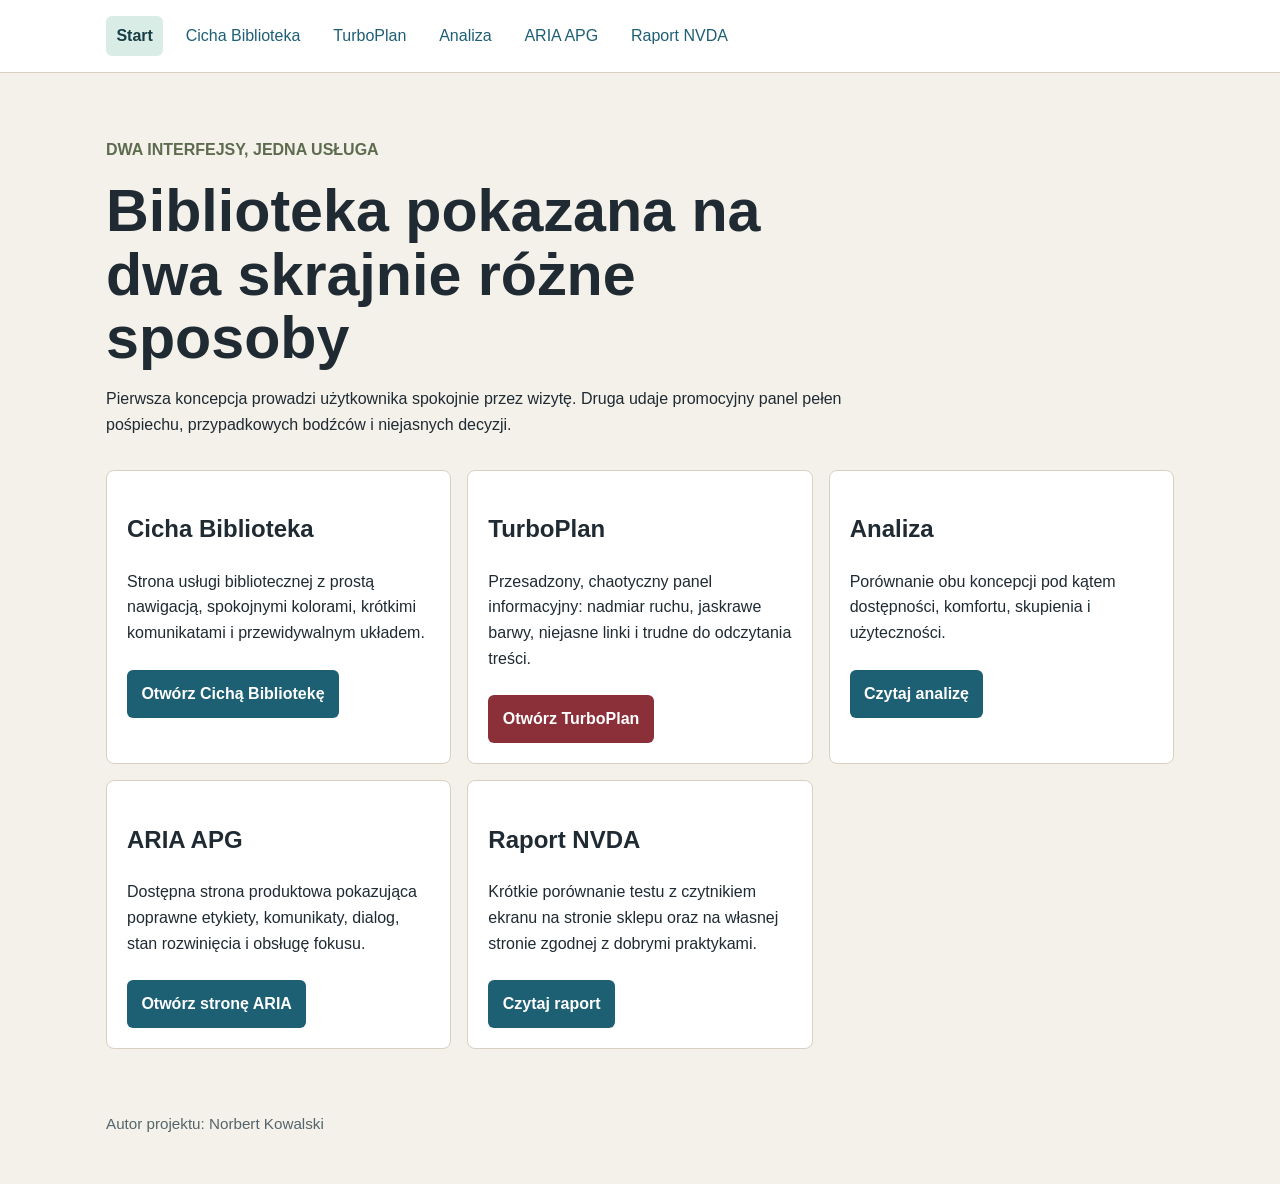
<file: index.html>
<!doctype html>
<html lang="pl">
  <head>
    <meta charset="utf-8">
    <meta name="viewport" content="width=device-width, initial-scale=1">
    <meta name="author" content="Norbert Kowalski">
    <title>Cicha Biblioteka i TurboPlan</title>
    <link rel="stylesheet" href="home.css">
  </head>
  <body>
    <header class="site-header">
      <a class="skip-link" href="#main">Przejdź do treści</a>
      <nav aria-label="Główna nawigacja">
        <a href="index.html" aria-current="page">Start</a>
        <a href="friendly.html">Cicha Biblioteka</a>
        <a href="bad.html">TurboPlan</a>
        <a href="omowienie.html">Analiza</a>
        <a href="aria-apg.html">ARIA APG</a>
        <a href="raport-nvda.html">Raport NVDA</a>
      </nav>
    </header>

    <main id="main" class="layout">
      <section class="intro" aria-labelledby="title">
        <p class="eyebrow">Dwa interfejsy, jedna usługa</p>
        <h1 id="title">Biblioteka pokazana na dwa skrajnie różne sposoby</h1>
        <p>
          Pierwsza koncepcja prowadzi użytkownika spokojnie przez wizytę.
          Druga udaje promocyjny panel pełen pośpiechu, przypadkowych bodźców
          i niejasnych decyzji.
        </p>
      </section>

      <section class="cards" aria-label="Linki do części strony">
        <article>
          <h2>Cicha Biblioteka</h2>
          <p>
            Strona usługi bibliotecznej z prostą nawigacją, spokojnymi kolorami,
            krótkimi komunikatami i przewidywalnym układem.
          </p>
          <a class="button" href="friendly.html">Otwórz Cichą Bibliotekę</a>
        </article>

        <article>
          <h2>TurboPlan</h2>
          <p>
            Przesadzony, chaotyczny panel informacyjny: nadmiar ruchu, jaskrawe
            barwy, niejasne linki i trudne do odczytania treści.
          </p>
          <a class="button danger" href="bad.html">Otwórz TurboPlan</a>
        </article>

        <article>
          <h2>Analiza</h2>
          <p>
            Porównanie obu koncepcji pod kątem dostępności, komfortu,
            skupienia i użyteczności.
          </p>
          <a class="button" href="omowienie.html">Czytaj analizę</a>
        </article>

        <article>
          <h2>ARIA APG</h2>
          <p>
            Dostępna strona produktowa pokazująca poprawne etykiety, komunikaty,
            dialog, stan rozwinięcia i obsługę fokusu.
          </p>
          <a class="button" href="aria-apg.html">Otwórz stronę ARIA</a>
        </article>

        <article>
          <h2>Raport NVDA</h2>
          <p>
            Krótkie porównanie testu z czytnikiem ekranu na stronie sklepu oraz
            na własnej stronie zgodnej z dobrymi praktykami.
          </p>
          <a class="button" href="raport-nvda.html">Czytaj raport</a>
        </article>
      </section>
    </main>

    <footer class="page-footer">
      <p>Autor projektu: Norbert Kowalski</p>
    </footer>
  </body>
</html>
</file>
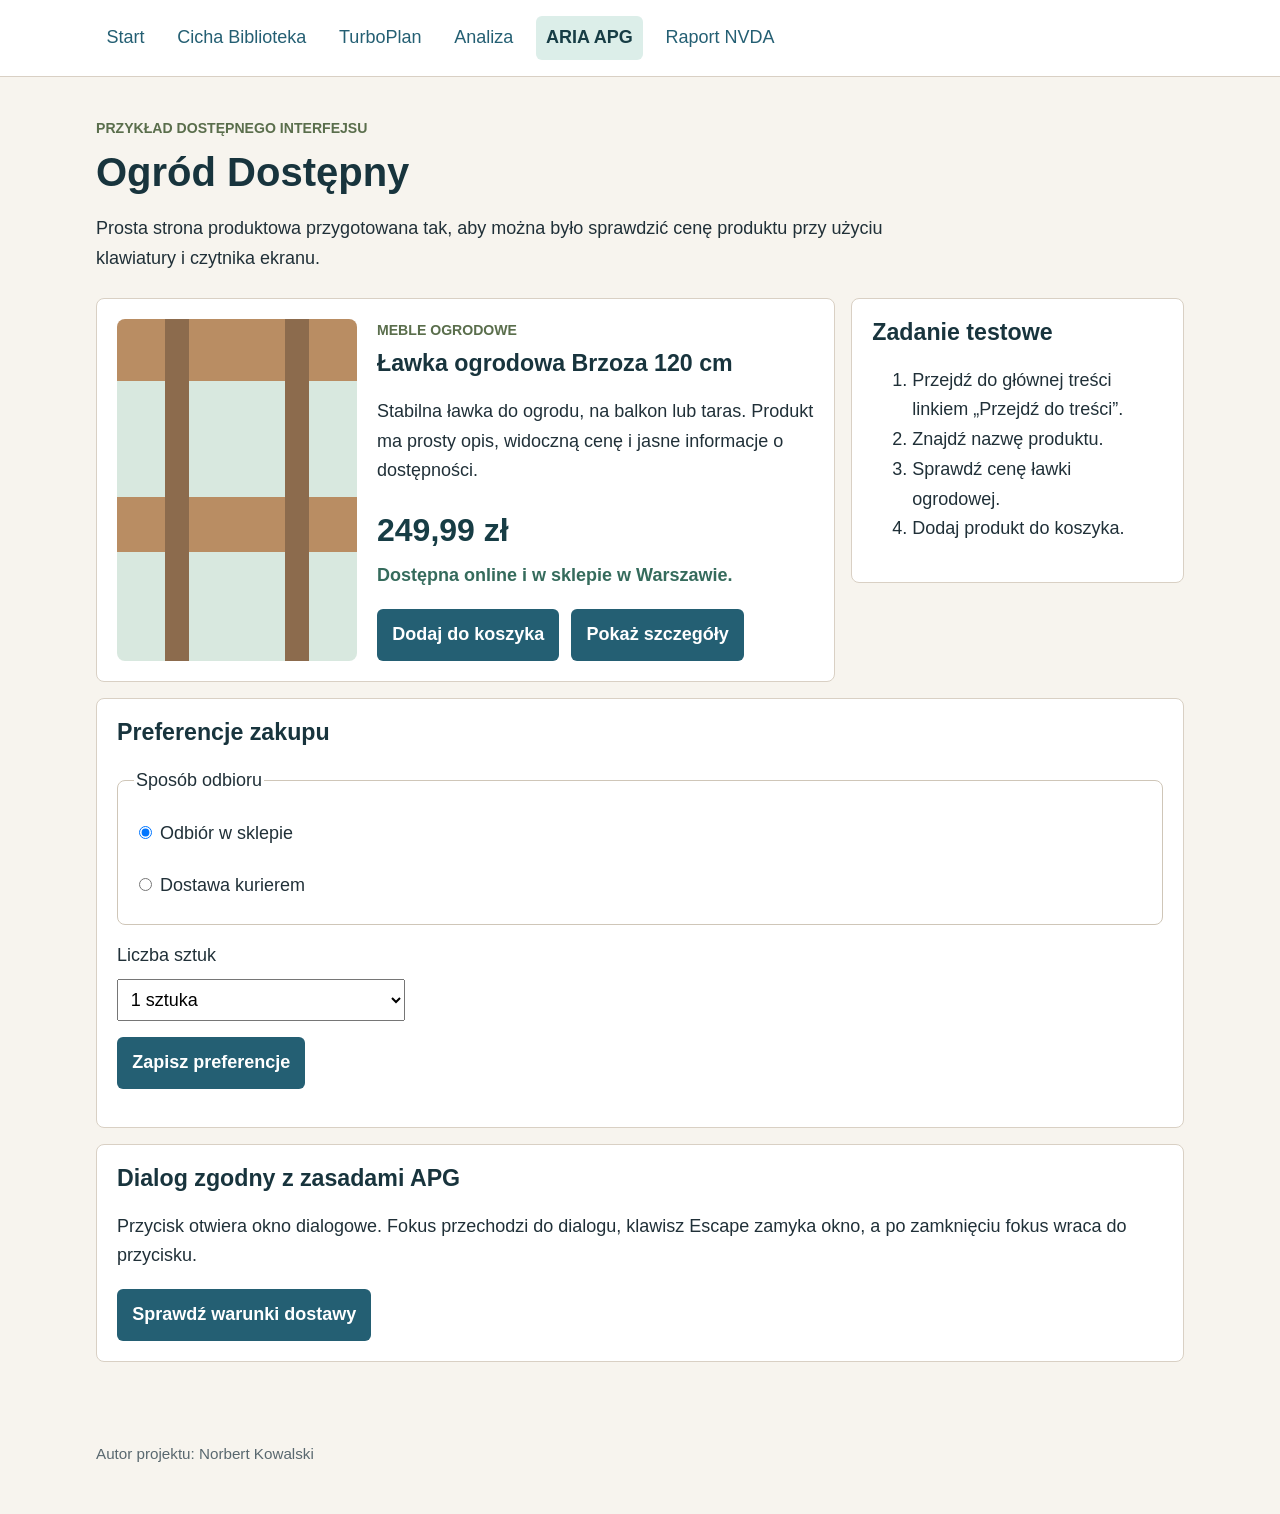
<file: aria-apg.html>
<!doctype html>
<html lang="pl">
  <head>
    <meta charset="utf-8">
    <meta name="viewport" content="width=device-width, initial-scale=1">
    <meta name="author" content="Norbert Kowalski">
    <title>Ogród Dostępny - przykład ARIA APG</title>
    <link rel="stylesheet" href="aria.css">
    <script src="aria.js" defer></script>
  </head>
  <body>
    <a class="skip-link" href="#main">Przejdź do treści</a>

    <header class="site-header">
      <nav aria-label="Główna nawigacja">
        <a href="index.html">Start</a>
        <a href="friendly.html">Cicha Biblioteka</a>
        <a href="bad.html">TurboPlan</a>
        <a href="omowienie.html">Analiza</a>
        <a href="aria-apg.html" aria-current="page">ARIA APG</a>
        <a href="raport-nvda.html">Raport NVDA</a>
      </nav>
    </header>

    <main id="main">
      <section class="hero" aria-labelledby="page-title">
        <p class="eyebrow">Przykład dostępnego interfejsu</p>
        <h1 id="page-title">Ogród Dostępny</h1>
        <p>
          Prosta strona produktowa przygotowana tak, aby można było sprawdzić
          cenę produktu przy użyciu klawiatury i czytnika ekranu.
        </p>
      </section>

      <section class="layout" aria-labelledby="product-title">
        <article class="product">
          <div class="product-media" role="img" aria-label="Drewniana ławka ogrodowa z oparciem"></div>
          <div>
            <p class="eyebrow">Meble ogrodowe</p>
            <h2 id="product-title">Ławka ogrodowa Brzoza 120 cm</h2>
            <p>
              Stabilna ławka do ogrodu, na balkon lub taras. Produkt ma prosty
              opis, widoczną cenę i jasne informacje o dostępności.
            </p>
            <p class="price" aria-label="Cena 249 złotych 99 groszy">249,99 zł</p>
            <p class="stock" role="status">Dostępna online i w sklepie w Warszawie.</p>

            <div class="actions" aria-label="Akcje produktu">
              <button type="button" id="add-to-cart">Dodaj do koszyka</button>
              <button type="button" id="details-button" aria-expanded="false" aria-controls="details-panel">
                Pokaż szczegóły
              </button>
            </div>

            <div id="cart-status" class="sr-only" aria-live="polite"></div>
          </div>
        </article>

        <aside class="panel" aria-labelledby="task-title">
          <h2 id="task-title">Zadanie testowe</h2>
          <ol>
            <li>Przejdź do głównej treści linkiem „Przejdź do treści”.</li>
            <li>Znajdź nazwę produktu.</li>
            <li>Sprawdź cenę ławki ogrodowej.</li>
            <li>Dodaj produkt do koszyka.</li>
          </ol>
        </aside>
      </section>

      <section id="details-panel" class="panel hidden" aria-labelledby="details-title">
        <h2 id="details-title">Szczegóły produktu</h2>
        <ul>
          <li>Materiał: drewno sosnowe impregnowane.</li>
          <li>Szerokość: 120 cm.</li>
          <li>Maksymalne obciążenie: 220 kg.</li>
          <li>Dostawa: 2-3 dni robocze.</li>
        </ul>
      </section>

      <section class="panel" aria-labelledby="filters-title">
        <h2 id="filters-title">Preferencje zakupu</h2>
        <form id="preference-form">
          <fieldset>
            <legend>Sposób odbioru</legend>
            <label>
              <input type="radio" name="delivery" value="store" checked>
              Odbiór w sklepie
            </label>
            <label>
              <input type="radio" name="delivery" value="courier">
              Dostawa kurierem
            </label>
          </fieldset>

          <label for="quantity">Liczba sztuk</label>
          <select id="quantity" name="quantity">
            <option value="1">1 sztuka</option>
            <option value="2">2 sztuki</option>
            <option value="3">3 sztuki</option>
          </select>

          <button type="submit">Zapisz preferencje</button>
        </form>
        <p id="form-status" role="status" aria-live="polite"></p>
      </section>

      <section class="panel" aria-labelledby="dialog-title-section">
        <h2 id="dialog-title-section">Dialog zgodny z zasadami APG</h2>
        <p>
          Przycisk otwiera okno dialogowe. Fokus przechodzi do dialogu, klawisz
          Escape zamyka okno, a po zamknięciu fokus wraca do przycisku.
        </p>
        <button type="button" id="open-dialog">Sprawdź warunki dostawy</button>
      </section>
    </main>

    <div id="delivery-dialog" class="dialog-backdrop hidden" role="dialog" aria-modal="true" aria-labelledby="dialog-title">
      <div class="dialog">
        <h2 id="dialog-title">Warunki dostawy</h2>
        <p>Dostawa kurierem kosztuje 29,99 zł. Odbiór w sklepie jest bezpłatny.</p>
        <button type="button" id="close-dialog">Zamknij</button>
      </div>
    </div>

    <footer class="page-footer">
      <p>Autor projektu: Norbert Kowalski</p>
    </footer>
  </body>
</html>
</file>
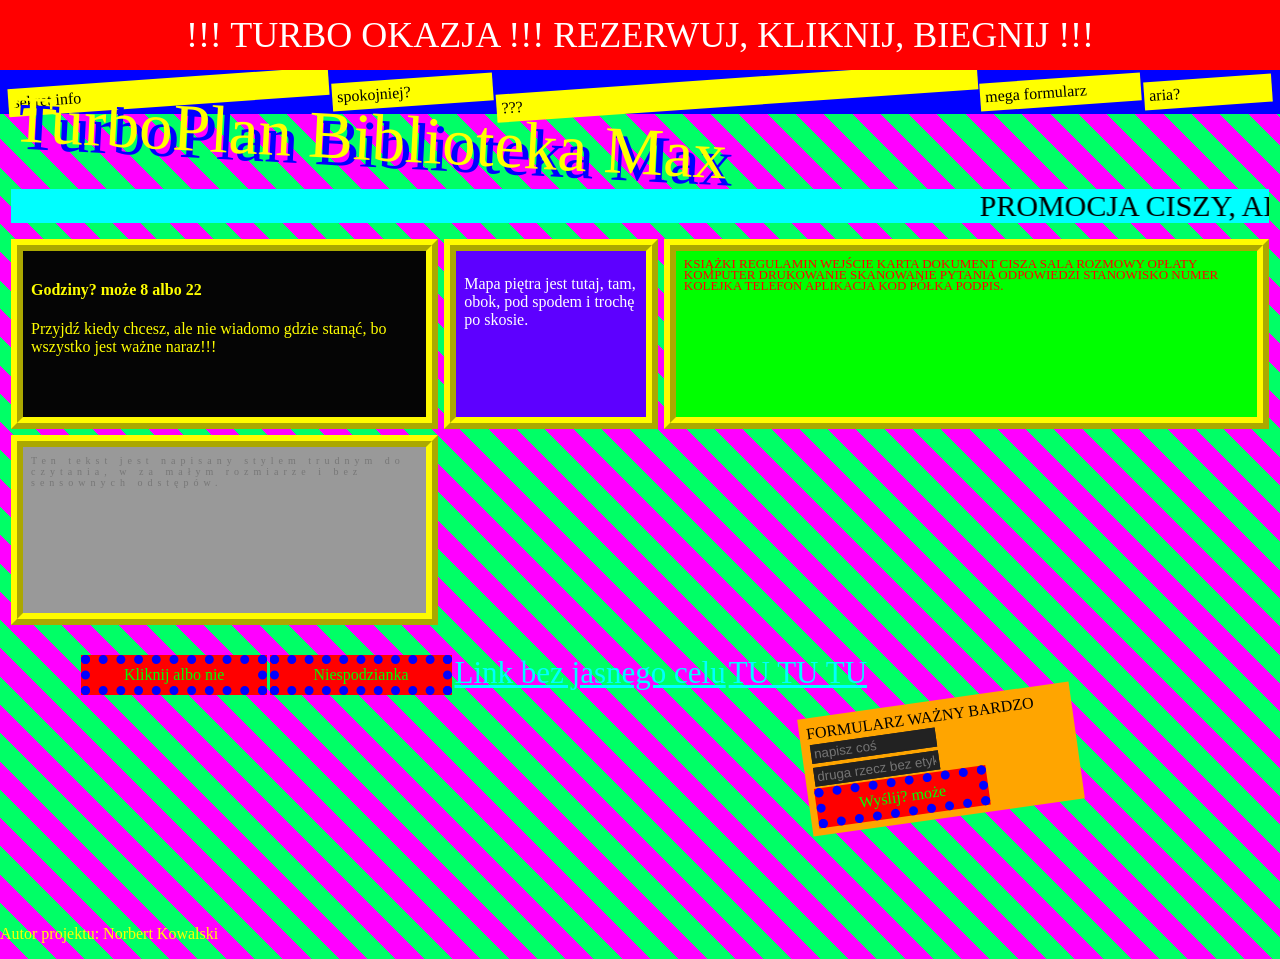
<file: bad.html>
<!doctype html>
<html lang="pl">
  <head>
    <meta charset="utf-8">
    <meta name="viewport" content="width=device-width, initial-scale=1">
    <meta name="author" content="Norbert Kowalski">
    <title>TurboPlan Biblioteka Max</title>
    <link rel="stylesheet" href="bad.css">
    <script src="bad.js" defer></script>
  </head>
  <body>
    <div class="flash-banner">!!! TURBO OKAZJA !!! REZERWUJ, KLIKNIJ, BIEGNIJ !!!</div>

    <div class="fake-nav">
      <span onclick="location.href='omowienie.html'">sekret info</span>
      <span onclick="location.href='friendly.html'">spokojniej?</span>
      <span onclick="location.href='index.html'">???</span>
      <span onclick="location.href='#form'">mega formularz</span>
      <span onclick="location.href='aria-apg.html'">aria?</span>
    </div>

    <main class="chaos">
      <div class="tilt huge">TurboPlan Biblioteka Max</div>
      <marquee scrollamount="18">PROMOCJA CISZY, ALE NIE MA CISZY, BO TEKST UCIEKA W BOK</marquee>

      <section class="noise-grid">
        <div class="box neon">
          <h4>Godziny? może 8 albo 22</h4>
          <p>Przyjdź kiedy chcesz, ale nie wiadomo gdzie stanąć, bo wszystko jest ważne naraz!!!</p>
        </div>
        <div class="box spin">
          <p>Mapa piętra jest tutaj, tam, obok, pod spodem i trochę po skosie.</p>
        </div>
        <div class="box dense">
          Książki regulamin wejście karta dokument cisza sala rozmowy opłaty
          komputer drukowanie skanowanie pytania odpowiedzi stanowisko numer
          kolejka telefon aplikacja kod półka podpis.
        </div>
        <div class="box unreadable">
          Ten tekst jest napisany stylem trudnym do czytania, w za małym rozmiarze
          i bez sensownych odstępów.
        </div>
      </section>

      <section class="popups" aria-label="Bałagan informacyjny">
        <button id="surprise">Kliknij albo nie</button>
        <button onclick="alert('Za dużo okien i nagły komunikat!')">Niespodzianka</button>
        <a href="friendly.html">Link bez jasnego celu</a>
        <a href="omowienie.html">TU TU TU</a>
      </section>

      <form id="form" class="bad-form">
        <div>FORMULARZ WAŻNY BARDZO</div>
        <input placeholder="napisz coś">
        <input placeholder="druga rzecz bez etykiety">
        <button type="button">Wyślij? może</button>
      </form>
    </main>

    <footer>
      <p>Autor projektu: Norbert Kowalski</p>
    </footer>

    <audio autoplay loop>
      <source src="[data-uri]" type="audio/wav">
    </audio>
  </body>
</html>
</file>
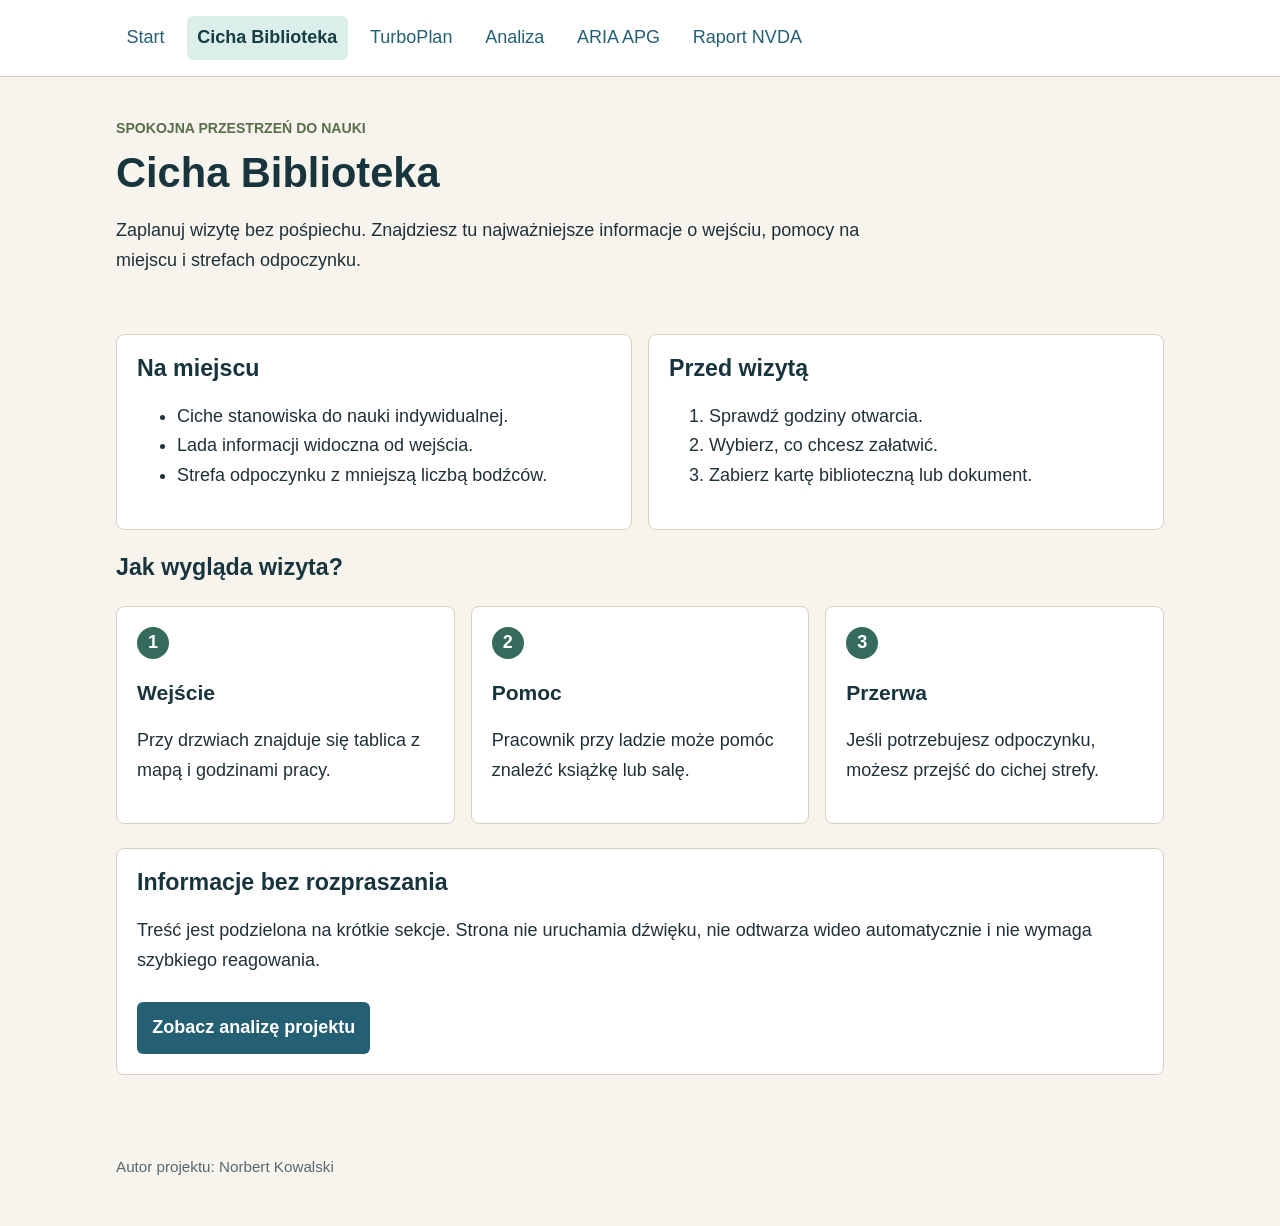
<file: friendly.html>
<!doctype html>
<html lang="pl">
  <head>
    <meta charset="utf-8">
    <meta name="viewport" content="width=device-width, initial-scale=1">
    <meta name="author" content="Norbert Kowalski">
    <title>Cicha Biblioteka</title>
    <link rel="stylesheet" href="friendly.css">
  </head>
  <body>
    <a class="skip-link" href="#main">Przejdź do treści</a>
    <header class="site-header">
      <nav aria-label="Główna nawigacja">
        <a href="index.html">Start</a>
        <a href="friendly.html" aria-current="page">Cicha Biblioteka</a>
        <a href="bad.html">TurboPlan</a>
        <a href="omowienie.html">Analiza</a>
        <a href="aria-apg.html">ARIA APG</a>
        <a href="raport-nvda.html">Raport NVDA</a>
      </nav>
    </header>

    <main id="main">
      <section class="hero" aria-labelledby="page-title">
        <p class="eyebrow">Spokojna przestrzeń do nauki</p>
        <h1 id="page-title">Cicha Biblioteka</h1>
        <p>
          Zaplanuj wizytę bez pośpiechu. Znajdziesz tu najważniejsze informacje
          o wejściu, pomocy na miejscu i strefach odpoczynku.
        </p>
      </section>

      <section class="content-grid" aria-label="Najważniejsze informacje">
        <article class="panel">
          <h2>Na miejscu</h2>
          <ul>
            <li>Ciche stanowiska do nauki indywidualnej.</li>
            <li>Lada informacji widoczna od wejścia.</li>
            <li>Strefa odpoczynku z mniejszą liczbą bodźców.</li>
          </ul>
        </article>

        <article class="panel">
          <h2>Przed wizytą</h2>
          <ol>
            <li>Sprawdź godziny otwarcia.</li>
            <li>Wybierz, co chcesz załatwić.</li>
            <li>Zabierz kartę biblioteczną lub dokument.</li>
          </ol>
        </article>
      </section>

      <section class="steps" aria-labelledby="steps-title">
        <h2 id="steps-title">Jak wygląda wizyta?</h2>
        <div class="step-list">
          <article>
            <span aria-hidden="true">1</span>
            <h3>Wejście</h3>
            <p>Przy drzwiach znajduje się tablica z mapą i godzinami pracy.</p>
          </article>
          <article>
            <span aria-hidden="true">2</span>
            <h3>Pomoc</h3>
            <p>Pracownik przy ladzie może pomóc znaleźć książkę lub salę.</p>
          </article>
          <article>
            <span aria-hidden="true">3</span>
            <h3>Przerwa</h3>
            <p>Jeśli potrzebujesz odpoczynku, możesz przejść do cichej strefy.</p>
          </article>
        </div>
      </section>

      <section class="focus-box" aria-labelledby="focus-title">
        <h2 id="focus-title">Informacje bez rozpraszania</h2>
        <p>
          Treść jest podzielona na krótkie sekcje. Strona nie uruchamia dźwięku,
          nie odtwarza wideo automatycznie i nie wymaga szybkiego reagowania.
        </p>
        <a class="button" href="omowienie.html">Zobacz analizę projektu</a>
      </section>
    </main>

    <footer class="page-footer">
      <p>Autor projektu: Norbert Kowalski</p>
    </footer>
  </body>
</html>
</file>
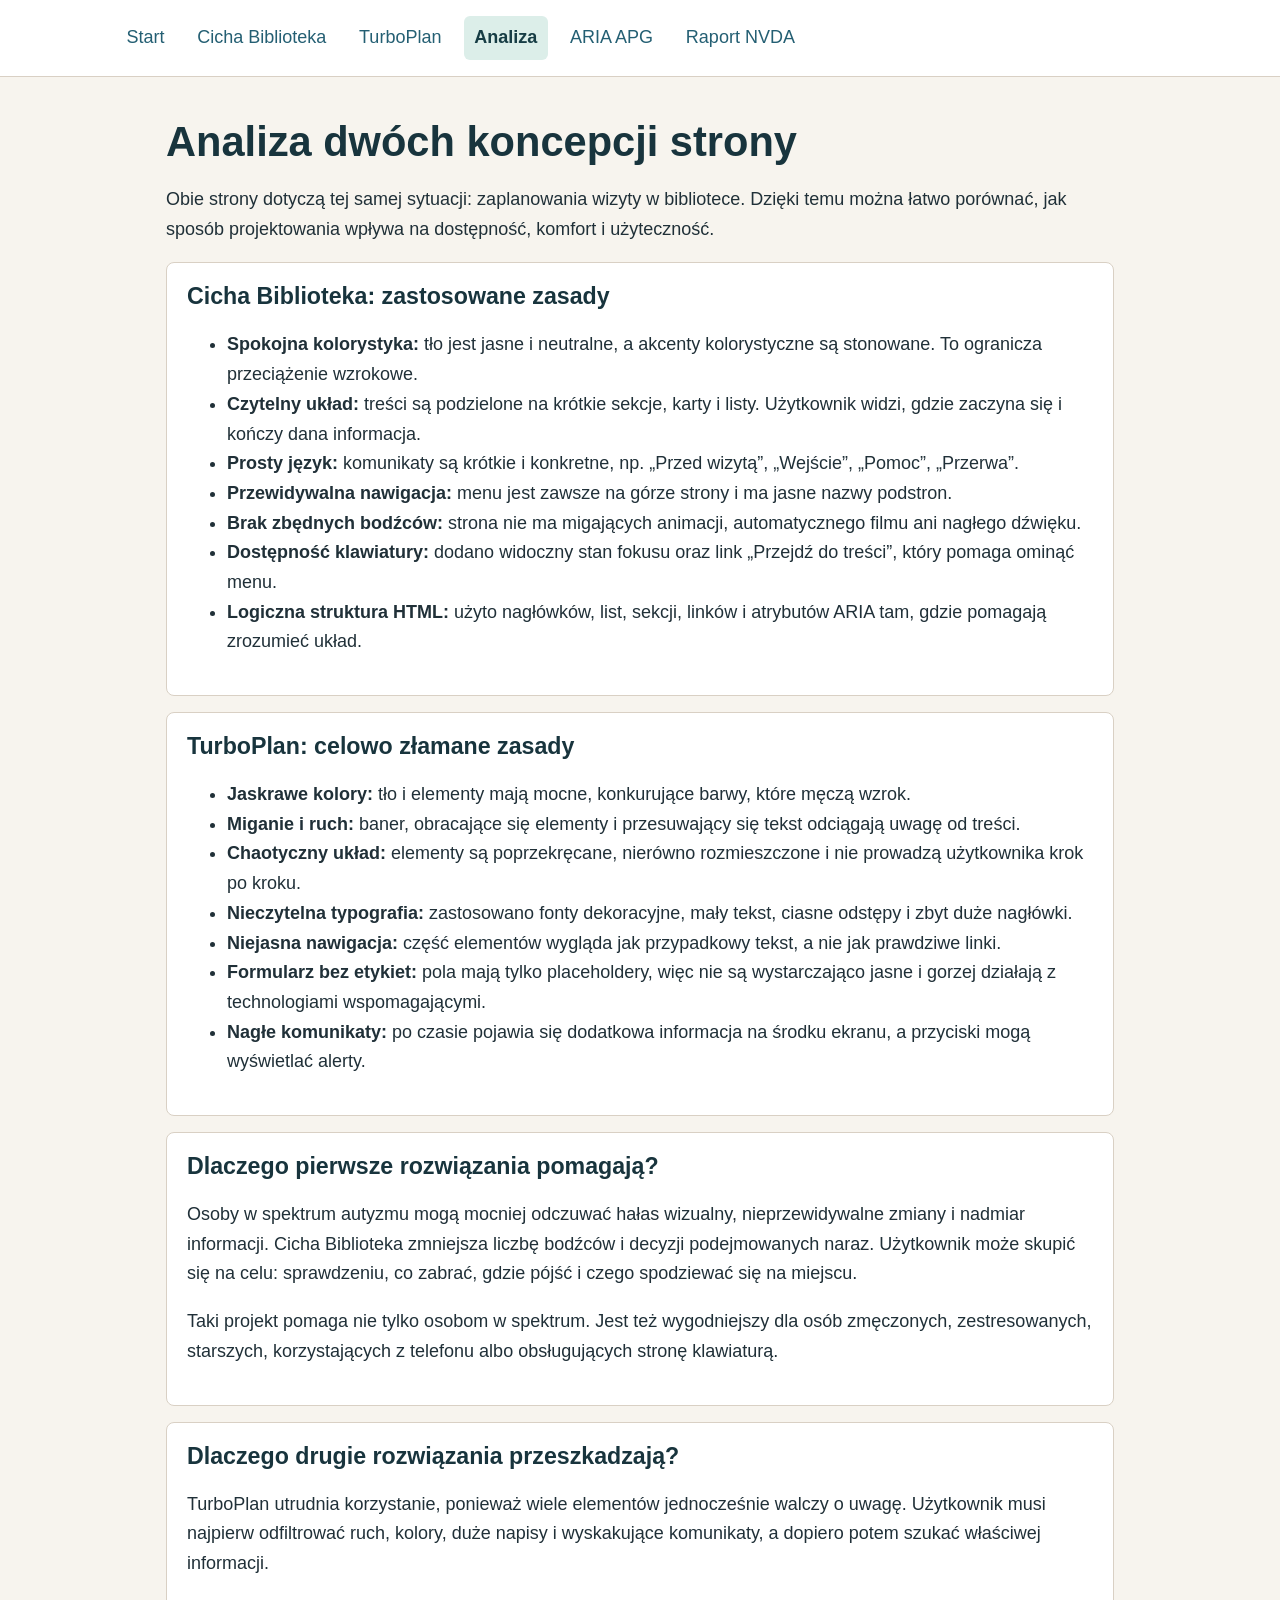
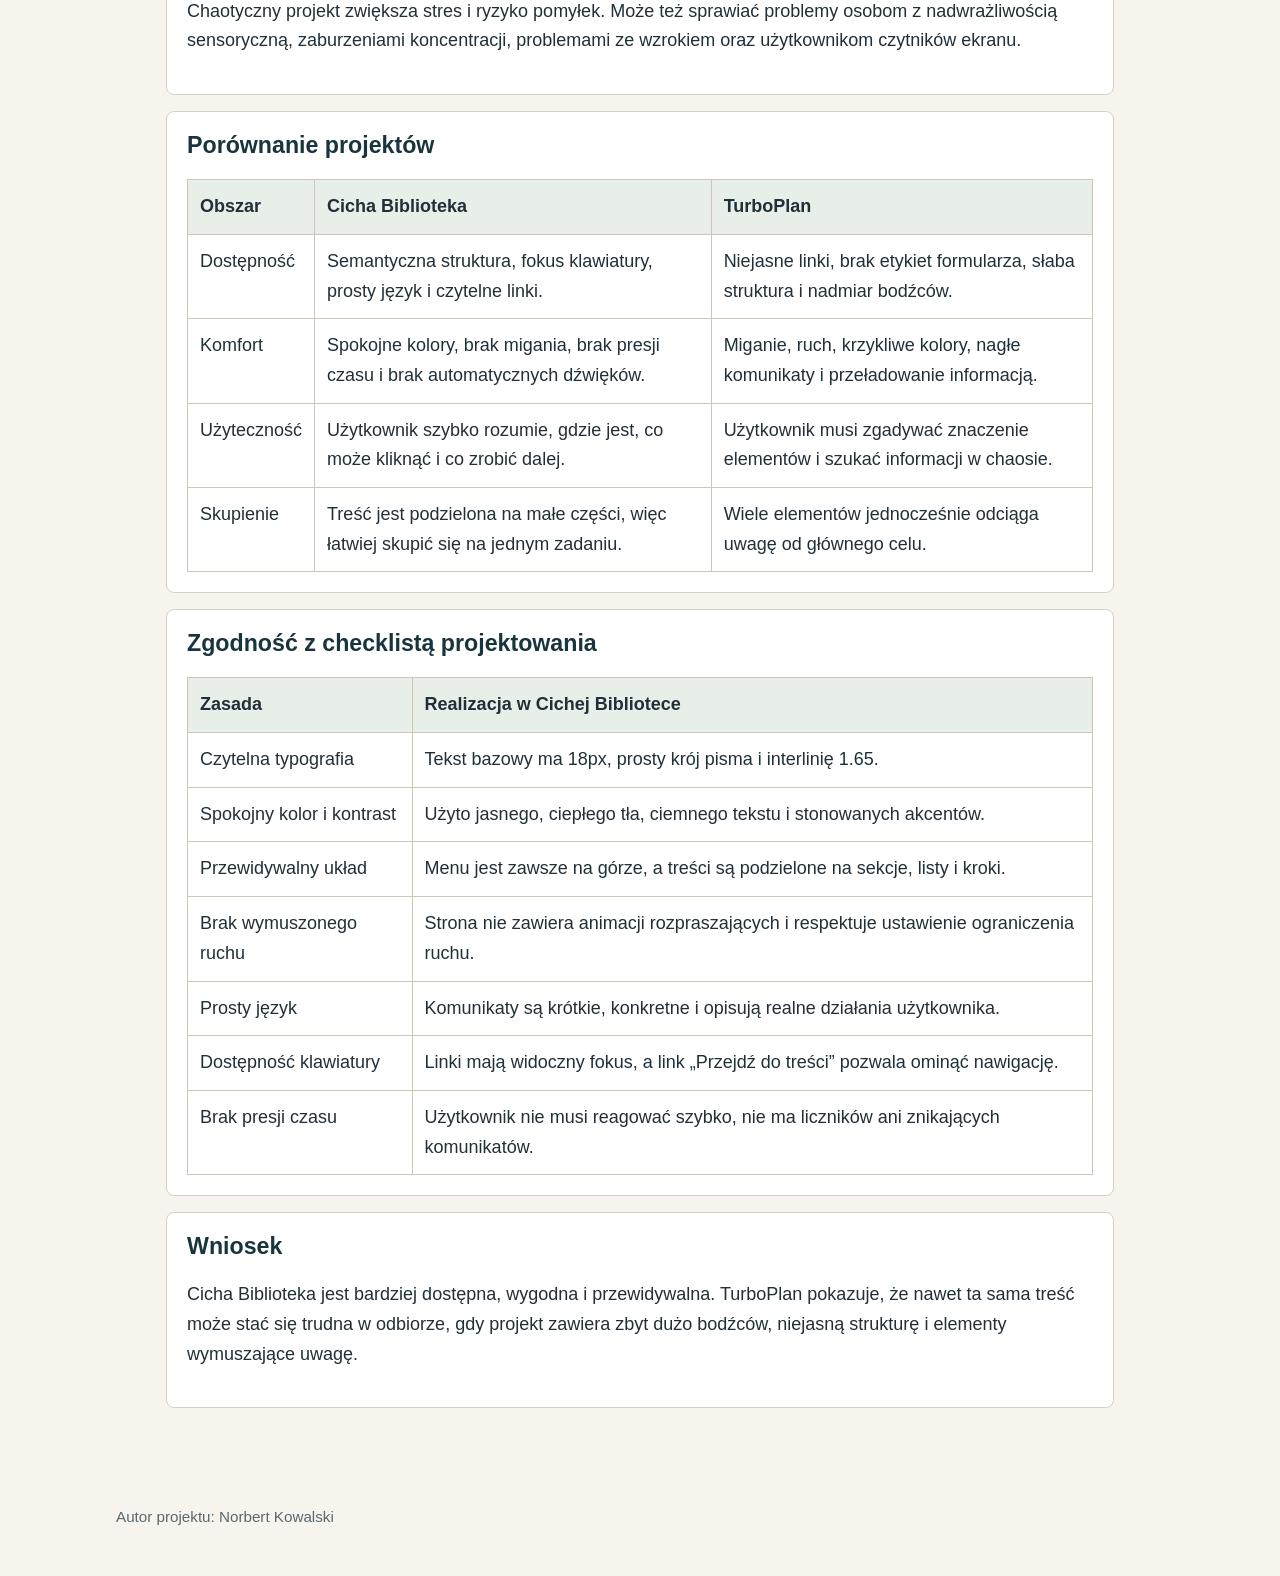
<file: omowienie.html>
<!doctype html>
<html lang="pl">
  <head>
    <meta charset="utf-8">
    <meta name="viewport" content="width=device-width, initial-scale=1">
    <meta name="author" content="Norbert Kowalski">
    <title>Analiza projektów</title>
    <link rel="stylesheet" href="friendly.css">
  </head>
  <body>
    <a class="skip-link" href="#main">Przejdź do treści</a>
    <header class="site-header">
      <nav aria-label="Główna nawigacja">
        <a href="index.html">Start</a>
        <a href="friendly.html">Cicha Biblioteka</a>
        <a href="bad.html">TurboPlan</a>
        <a href="omowienie.html" aria-current="page">Analiza</a>
        <a href="aria-apg.html">ARIA APG</a>
        <a href="raport-nvda.html">Raport NVDA</a>
      </nav>
    </header>

    <main id="main" class="article-layout">
      <h1>Analiza dwóch koncepcji strony</h1>
      <p>
        Obie strony dotyczą tej samej sytuacji: zaplanowania wizyty w bibliotece.
        Dzięki temu można łatwo porównać, jak sposób projektowania wpływa na
        dostępność, komfort i użyteczność.
      </p>

      <section class="panel">
        <h2>Cicha Biblioteka: zastosowane zasady</h2>
        <ul>
          <li>
            <strong>Spokojna kolorystyka:</strong> tło jest jasne i neutralne,
            a akcenty kolorystyczne są stonowane. To ogranicza przeciążenie
            wzrokowe.
          </li>
          <li>
            <strong>Czytelny układ:</strong> treści są podzielone na krótkie
            sekcje, karty i listy. Użytkownik widzi, gdzie zaczyna się i kończy
            dana informacja.
          </li>
          <li>
            <strong>Prosty język:</strong> komunikaty są krótkie i konkretne,
            np. „Przed wizytą”, „Wejście”, „Pomoc”, „Przerwa”.
          </li>
          <li>
            <strong>Przewidywalna nawigacja:</strong> menu jest zawsze na górze
            strony i ma jasne nazwy podstron.
          </li>
          <li>
            <strong>Brak zbędnych bodźców:</strong> strona nie ma migających
            animacji, automatycznego filmu ani nagłego dźwięku.
          </li>
          <li>
            <strong>Dostępność klawiatury:</strong> dodano widoczny stan fokusu
            oraz link „Przejdź do treści”, który pomaga ominąć menu.
          </li>
          <li>
            <strong>Logiczna struktura HTML:</strong> użyto nagłówków, list,
            sekcji, linków i atrybutów ARIA tam, gdzie pomagają zrozumieć układ.
          </li>
        </ul>
      </section>

      <section class="panel">
        <h2>TurboPlan: celowo złamane zasady</h2>
        <ul>
          <li>
            <strong>Jaskrawe kolory:</strong> tło i elementy mają mocne,
            konkurujące barwy, które męczą wzrok.
          </li>
          <li>
            <strong>Miganie i ruch:</strong> baner, obracające się elementy i
            przesuwający się tekst odciągają uwagę od treści.
          </li>
          <li>
            <strong>Chaotyczny układ:</strong> elementy są poprzekręcane,
            nierówno rozmieszczone i nie prowadzą użytkownika krok po kroku.
          </li>
          <li>
            <strong>Nieczytelna typografia:</strong> zastosowano fonty
            dekoracyjne, mały tekst, ciasne odstępy i zbyt duże nagłówki.
          </li>
          <li>
            <strong>Niejasna nawigacja:</strong> część elementów wygląda jak
            przypadkowy tekst, a nie jak prawdziwe linki.
          </li>
          <li>
            <strong>Formularz bez etykiet:</strong> pola mają tylko placeholdery,
            więc nie są wystarczająco jasne i gorzej działają z technologiami
            wspomagającymi.
          </li>
          <li>
            <strong>Nagłe komunikaty:</strong> po czasie pojawia się dodatkowa
            informacja na środku ekranu, a przyciski mogą wyświetlać alerty.
          </li>
        </ul>
      </section>

      <section class="panel">
        <h2>Dlaczego pierwsze rozwiązania pomagają?</h2>
        <p>
          Osoby w spektrum autyzmu mogą mocniej odczuwać hałas wizualny,
          nieprzewidywalne zmiany i nadmiar informacji. Cicha Biblioteka
          zmniejsza liczbę bodźców i decyzji podejmowanych naraz. Użytkownik
          może skupić się na celu: sprawdzeniu, co zabrać, gdzie pójść i czego
          spodziewać się na miejscu.
        </p>
        <p>
          Taki projekt pomaga nie tylko osobom w spektrum. Jest też wygodniejszy
          dla osób zmęczonych, zestresowanych, starszych, korzystających z telefonu
          albo obsługujących stronę klawiaturą.
        </p>
      </section>

      <section class="panel">
        <h2>Dlaczego drugie rozwiązania przeszkadzają?</h2>
        <p>
          TurboPlan utrudnia korzystanie, ponieważ wiele elementów jednocześnie
          walczy o uwagę. Użytkownik musi najpierw odfiltrować ruch, kolory,
          duże napisy i wyskakujące komunikaty, a dopiero potem szukać właściwej
          informacji.
        </p>
        <p>
          Chaotyczny projekt zwiększa stres i ryzyko pomyłek. Może też sprawiać
          problemy osobom z nadwrażliwością sensoryczną, zaburzeniami koncentracji,
          problemami ze wzrokiem oraz użytkownikom czytników ekranu.
        </p>
      </section>

      <section class="panel comparison">
        <h2>Porównanie projektów</h2>
        <table>
          <thead>
            <tr>
              <th>Obszar</th>
              <th>Cicha Biblioteka</th>
              <th>TurboPlan</th>
            </tr>
          </thead>
          <tbody>
            <tr>
              <td>Dostępność</td>
              <td>Semantyczna struktura, fokus klawiatury, prosty język i czytelne linki.</td>
              <td>Niejasne linki, brak etykiet formularza, słaba struktura i nadmiar bodźców.</td>
            </tr>
            <tr>
              <td>Komfort</td>
              <td>Spokojne kolory, brak migania, brak presji czasu i brak automatycznych dźwięków.</td>
              <td>Miganie, ruch, krzykliwe kolory, nagłe komunikaty i przeładowanie informacją.</td>
            </tr>
            <tr>
              <td>Użyteczność</td>
              <td>Użytkownik szybko rozumie, gdzie jest, co może kliknąć i co zrobić dalej.</td>
              <td>Użytkownik musi zgadywać znaczenie elementów i szukać informacji w chaosie.</td>
            </tr>
            <tr>
              <td>Skupienie</td>
              <td>Treść jest podzielona na małe części, więc łatwiej skupić się na jednym zadaniu.</td>
              <td>Wiele elementów jednocześnie odciąga uwagę od głównego celu.</td>
            </tr>
          </tbody>
        </table>
      </section>

      <section class="panel comparison">
        <h2>Zgodność z checklistą projektowania</h2>
        <table>
          <thead>
            <tr>
              <th>Zasada</th>
              <th>Realizacja w Cichej Bibliotece</th>
            </tr>
          </thead>
          <tbody>
            <tr>
              <td>Czytelna typografia</td>
              <td>Tekst bazowy ma 18px, prosty krój pisma i interlinię 1.65.</td>
            </tr>
            <tr>
              <td>Spokojny kolor i kontrast</td>
              <td>Użyto jasnego, ciepłego tła, ciemnego tekstu i stonowanych akcentów.</td>
            </tr>
            <tr>
              <td>Przewidywalny układ</td>
              <td>Menu jest zawsze na górze, a treści są podzielone na sekcje, listy i kroki.</td>
            </tr>
            <tr>
              <td>Brak wymuszonego ruchu</td>
              <td>Strona nie zawiera animacji rozpraszających i respektuje ustawienie ograniczenia ruchu.</td>
            </tr>
            <tr>
              <td>Prosty język</td>
              <td>Komunikaty są krótkie, konkretne i opisują realne działania użytkownika.</td>
            </tr>
            <tr>
              <td>Dostępność klawiatury</td>
              <td>Linki mają widoczny fokus, a link „Przejdź do treści” pozwala ominąć nawigację.</td>
            </tr>
            <tr>
              <td>Brak presji czasu</td>
              <td>Użytkownik nie musi reagować szybko, nie ma liczników ani znikających komunikatów.</td>
            </tr>
          </tbody>
        </table>
      </section>

      <section class="panel">
        <h2>Wniosek</h2>
        <p>
          Cicha Biblioteka jest bardziej dostępna, wygodna i przewidywalna.
          TurboPlan pokazuje, że nawet ta sama treść może stać się trudna w
          odbiorze, gdy projekt zawiera zbyt dużo bodźców, niejasną strukturę
          i elementy wymuszające uwagę.
        </p>
      </section>
    </main>

    <footer class="page-footer">
      <p>Autor projektu: Norbert Kowalski</p>
    </footer>
  </body>
</html>
</file>
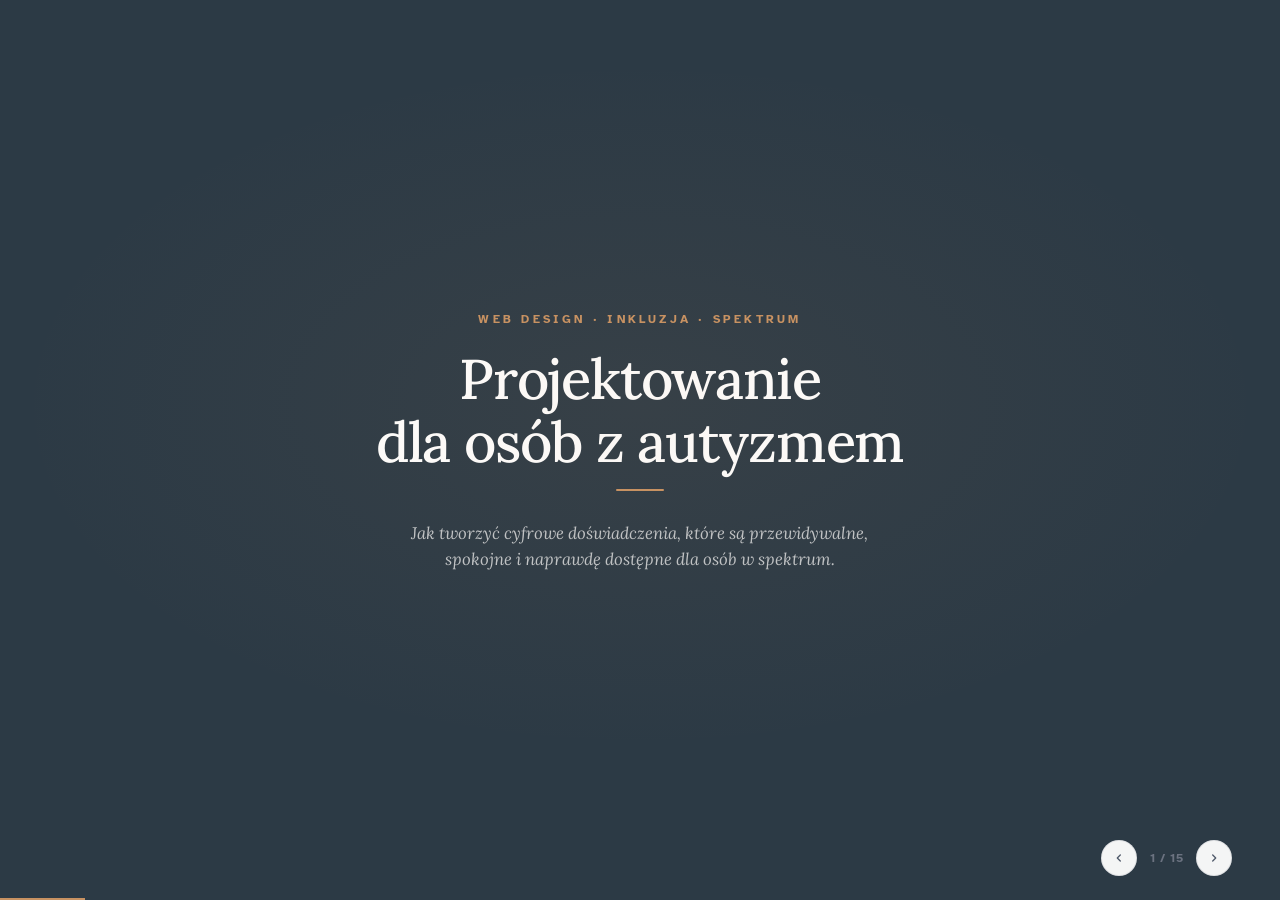
<file: projektowanie-autyzm.html>
<!DOCTYPE html>
<html lang="pl">
<head>
<meta charset="UTF-8">
<meta name="viewport" content="width=device-width, initial-scale=1.0">
<title>Projektowanie cyfrowe dla osób z autyzmem — web design</title>
<link href="https://fonts.googleapis.com/css2?family=Atkinson+Hyperlegible:ital,wght@0,400;0,700;1,400;1,700&family=Lora:ital,wght@0,400;0,500;0,600;0,700;1,400;1,500&display=swap" rel="stylesheet">
<link href="https://fonts.googleapis.com/icon?family=Material+Icons+Round" rel="stylesheet">
<style>
/* ═══════════════════════════════════════════════════════════
   Calm Canvas — design system embodying its own message
   Lora (display) + Atkinson Hyperlegible (body — accessibility-first)
   Warm cream · Sage · Dusty blue · Caramel
   Minimal animation, generous whitespace, predictable layout
   ═══════════════════════════════════════════════════════════ */

:root {
  --bg:        #f8f5ee;
  --bg2:       #f0ebe0;
  --bg3:       #e6dfce;
  --slate:     #2c3a45;
  --slate-l:   #3d4d5a;
  --text:      #1f2937;
  --muted:     #4b5566;
  --dim:       #6b7280;
  --sage:      #7a9170;
  --sage-d:    #5e7458;
  --blue:      #6b8a9b;
  --blue-d:    #4f6c7d;
  --caramel:   #c89262;
  --caramel-d: #a87447;
  --border:    rgba(31,41,55,0.09);
  --border-d:  rgba(248,245,238,0.1);
  --shadow:    0 1px 2px rgba(31,41,55,0.04), 0 2px 8px rgba(31,41,55,0.04);
  --ease:      cubic-bezier(0.4, 0, 0.2, 1);
}

* { margin:0; padding:0; box-sizing:border-box; }

body {
  font-family:'Atkinson Hyperlegible', sans-serif;
  background:var(--slate);
  color:var(--text);
  height:100vh; overflow:hidden;
  user-select:none;
  -webkit-font-smoothing:antialiased;
}

/* ── Deck ── */
.deck { width:100%; height:100vh; position:relative; }

.slide {
  position:absolute; inset:0;
  display:flex; flex-direction:column;
  justify-content:center; align-items:center;
  padding:64px 96px 80px;
  opacity:0;
  pointer-events:none;
  transition:opacity .55s var(--ease);
}
.slide.active { opacity:1; pointer-events:all; }

/* ── Soft cross-fade overlay (no harsh black flash) ── */
.fade-overlay {
  position:fixed; inset:0;
  background:var(--bg);
  opacity:0; pointer-events:none; z-index:90;
  transition:opacity .25s var(--ease);
}
.fade-overlay.on { opacity:.4; }

/* ═══════ TYPOGRAPHY ═══════ */
h1 {
  font-family:'Lora', serif;
  font-size:3rem; font-weight:500; line-height:1.15;
  letter-spacing:-.015em;
  color:var(--text);
}
h2 {
  font-family:'Lora', serif;
  font-size:1.85rem; font-weight:500;
  letter-spacing:-.01em; line-height:1.2;
  color:var(--text); margin-bottom:1rem;
}
h3 {
  font-size:.7rem; font-weight:700;
  color:var(--caramel-d); text-transform:uppercase;
  letter-spacing:.18em; margin-bottom:.45rem;
}
p { font-size:.95rem; line-height:1.75; color:var(--muted); font-weight:400; }
strong { color:var(--text); font-weight:700; }
em { color:var(--sage-d); font-style:normal; font-weight:700; }

/* ── Label ── */
.lbl {
  position:absolute; top:36px; left:96px;
  font-size:.65rem; font-weight:700;
  letter-spacing:.2em; text-transform:uppercase;
  color:var(--dim); opacity:.7;
}

/* ── Soft rule ── */
.rule {
  width:48px; height:2px; background:var(--caramel);
  margin:1rem 0; border-radius:1px;
}
.rule-c { margin:1rem auto; }

/* ═══════ COMPONENTS ═══════ */

/* Card — soft, calm */
.card {
  background:#fff;
  border:1px solid var(--border);
  border-radius:8px;
  padding:1.4rem 1.6rem;
  box-shadow:var(--shadow);
}
.card .mi { font-size:1.6rem; color:var(--sage); display:block; margin-bottom:.6rem; }
.card h4 {
  font-family:'Lora', serif;
  font-size:1.1rem; font-weight:600; color:var(--text);
  margin-bottom:.4rem; letter-spacing:-.005em;
}
.card p { font-size:.86rem; line-height:1.7; color:var(--muted); }

.card-blue .mi { color:var(--blue); }
.card-caramel .mi { color:var(--caramel-d); }

/* Soft do/don't card */
.card-do {
  border-left:4px solid var(--sage);
  background:#fff;
}
.card-do .mi { color:var(--sage-d); }
.card-dont {
  border-left:4px solid #c47a7a;
  background:#fff;
}
.card-dont .mi { color:#a55a5a; }

/* Grids — generous gap */
.g2 { display:grid; grid-template-columns:1fr 1fr; gap:1.6rem; width:100%; }
.g3 { display:grid; grid-template-columns:repeat(3,1fr); gap:1.4rem; width:100%; }
.tc { display:grid; grid-template-columns:1fr 1fr; gap:2.4rem; width:100%; align-items:start; }
.tc-55 { display:grid; grid-template-columns:55% 1fr; gap:2.4rem; width:100%; align-items:start; }

/* Soft list items */
.li-list { display:flex; flex-direction:column; gap:.65rem; width:100%; }
.li {
  display:flex; align-items:flex-start; gap:.85rem;
  padding:.85rem 1.1rem;
  background:#fff;
  border-left:3px solid var(--sage);
  border-radius:0 6px 6px 0;
  box-shadow:var(--shadow);
}
.li .mi { font-size:1rem; color:var(--sage-d); flex-shrink:0; margin-top:2px; }
.li p { font-size:.88rem; line-height:1.65; color:var(--muted); }
.li-blue { border-left-color:var(--blue); }
.li-blue .mi { color:var(--blue-d); }
.li-caramel { border-left-color:var(--caramel); }
.li-caramel .mi { color:var(--caramel-d); }

/* Soft callout box */
.callout {
  background:rgba(122,145,112,0.08);
  border:1px solid rgba(122,145,112,0.18);
  border-left:4px solid var(--sage);
  border-radius:6px;
  padding:1rem 1.3rem;
}
.callout p { font-size:.9rem; line-height:1.7; color:var(--muted); }

.callout-blue {
  background:rgba(107,138,155,0.07);
  border-color:rgba(107,138,155,0.18);
  border-left-color:var(--blue);
}

.callout-warm {
  background:rgba(200,146,98,0.07);
  border-color:rgba(200,146,98,0.18);
  border-left-color:var(--caramel);
}

/* Stat */
.stat { text-align:center; }
.stat-n {
  font-family:'Lora', serif; font-size:3.2rem;
  font-weight:600; color:var(--caramel-d); line-height:1;
}
.stat-l {
  font-size:.78rem; color:var(--muted); margin-top:.5rem;
  letter-spacing:.04em; line-height:1.4;
}

/* Quote */
.quote {
  font-family:'Lora', serif;
  font-size:1.2rem; font-style:italic; font-weight:500;
  color:var(--slate); line-height:1.5;
  padding:1rem 0 1rem 1.5rem;
  border-left:3px solid var(--caramel);
  max-width:520px;
}
.quote-src {
  display:block; margin-top:.6rem;
  font-family:'Atkinson Hyperlegible', sans-serif;
  font-size:.78rem; font-weight:700;
  color:var(--dim); font-style:normal;
  letter-spacing:.04em;
}

/* Width utils */
.w900 { max-width:900px; width:100%; }
.w960 { max-width:960px; width:100%; }
.w1000 { max-width:1000px; width:100%; }
.tac { text-align:center; }
.mt1 { margin-top:.7rem; }
.mt2 { margin-top:1.2rem; }
.mt3 { margin-top:1.6rem; }

/* Material Icons */
.mi { font-family:'Material Icons Round'; font-style:normal; display:inline-block; vertical-align:middle; }

/* ═══════ LIGHT SLIDES ═══════ */
.s-light {
  background:var(--bg);
  overflow-y:auto;
}

/* ═══════ DARK / SECTION SLIDES (soft slate, not pure black) ═══════ */
.s-dark {
  background:var(--slate);
  color:#fff;
  overflow:hidden;
}
.s-dark h1 { color:#fff; }
.s-dark h2 { color:#fff; }
.s-dark h3 { color:var(--caramel); }
.s-dark p { color:rgba(255,255,255,0.78); }
.s-dark strong { color:#fff; }
.s-dark .lbl { color:rgba(255,255,255,0.45); }

.s-dark::before {
  content:''; position:absolute; inset:0;
  background:radial-gradient(ellipse 70% 55% at 50% 45%, rgba(200,146,98,0.07), transparent 70%);
  pointer-events:none;
}

/* ═══════ TITLE SLIDE ═══════ */
.s-title { text-align:center; }
.s-title h1 {
  max-width:760px; font-size:3.5rem; font-weight:500;
  letter-spacing:-.02em; line-height:1.12;
}
.s-title .kicker {
  font-size:.72rem; font-weight:700; color:var(--caramel);
  letter-spacing:.28em; text-transform:uppercase;
  margin-bottom:1.4rem;
}
.s-title .subtitle {
  color:rgba(255,255,255,0.7); font-size:1.05rem;
  font-weight:400; margin-top:.8rem;
  font-family:'Lora', serif; font-style:italic;
  max-width:520px; line-height:1.55;
}

/* ═══════ SECTION OPENER ═══════ */
.s-section { text-align:center; }
.s-section .sec-num {
  font-family:'Lora', serif;
  font-size:1.1rem; font-weight:500; line-height:1;
  color:var(--caramel); letter-spacing:.1em;
  margin-bottom:.4rem;
}
.s-section h1 {
  font-size:2.6rem; max-width:600px;
  font-weight:500;
}
.s-section p {
  max-width:480px; text-align:center; font-size:.95rem;
  font-style:italic; font-family:'Lora',serif;
  color:rgba(255,255,255,0.65);
}

/* ═══════ CLOSING ═══════ */
.s-close { text-align:center; }
.s-close h1 { font-size:2.6rem; max-width:620px; }
.s-close p { max-width:540px; text-align:center; }

/* ═══════ REVEAL ANIMATION (subtle fade only — no slide-in) ═══════ */
.reveal > * {
  opacity:0;
  transition:opacity .7s var(--ease);
}
.slide.active .reveal > *:nth-child(1) { opacity:1; transition-delay:.15s; }
.slide.active .reveal > *:nth-child(2) { opacity:1; transition-delay:.30s; }
.slide.active .reveal > *:nth-child(3) { opacity:1; transition-delay:.42s; }
.slide.active .reveal > *:nth-child(4) { opacity:1; transition-delay:.54s; }
.slide.active .reveal > *:nth-child(5) { opacity:1; transition-delay:.66s; }
.slide.active .reveal > *:nth-child(6) { opacity:1; transition-delay:.78s; }
.slide.active .reveal > *:nth-child(7) { opacity:1; transition-delay:.90s; }
.slide.active .reveal > *:nth-child(8) { opacity:1; transition-delay:1.02s; }

/* Respect prefers-reduced-motion */
@media (prefers-reduced-motion: reduce) {
  .slide, .reveal > * { transition:none !important; }
  .slide.active .reveal > * { opacity:1; }
}

/* ═══════ PROGRESS BAR ═══════ */
.progress-bar {
  position:fixed; bottom:0; left:0;
  height:2px;
  background:var(--caramel);
  transition:width .5s var(--ease); z-index:100;
}

/* ═══════ NAV ═══════ */
.nav {
  position:fixed; bottom:24px; right:48px;
  display:flex; align-items:center; gap:.8rem; z-index:100;
}
.nbtn {
  width:36px; height:36px; border-radius:50%;
  border:1px solid var(--border);
  background:rgba(255,255,255,0.95);
  color:var(--muted); cursor:pointer;
  display:flex; align-items:center; justify-content:center;
  transition:all .25s var(--ease);
  outline:none; backdrop-filter:blur(8px);
}
.nbtn:hover { border-color:var(--caramel); color:var(--caramel-d); }
.nbtn:focus-visible { outline:2px solid var(--caramel); outline-offset:2px; }
.nbtn .mi { font-size:16px; }
.ncount {
  font-size:.74rem; color:var(--dim);
  letter-spacing:.05em; font-weight:700;
}

</style>
</head>
<body>

<div class="deck">

<!-- ═══════════ S1 — TYTUŁ ═══════════ -->
<div class="slide s-dark s-title active" data-type="dark">
  <div class="reveal" style="display:flex;flex-direction:column;align-items:center;">
    <div class="kicker">Web Design · Inkluzja · Spektrum</div>
    <h1>Projektowanie<br>dla osób z autyzmem</h1>
    <div class="rule rule-c" style="background:var(--caramel);"></div>
    <p class="subtitle">Jak tworzyć cyfrowe doświadczenia, które są przewidywalne, spokojne i naprawdę dostępne dla osób w spektrum.</p>
  </div>
</div>

<!-- ═══════════ S2 — SKALA ═══════════ -->
<div class="slide s-light" data-type="light">
  <span class="lbl">Wprowadzenie</span>
  <div class="reveal w960">
    <h3>Skala zjawiska</h3>
    <h2>Dlaczego to ma znaczenie</h2>
    <div class="rule"></div>
    <div class="tc mt2">
      <div>
        <p>Spektrum autyzmu dotyczy szacunkowo <em>1–2% populacji</em>. To miliony osób w Polsce i Europie, które codziennie korzystają z internetu — robią zakupy, czytają wiadomości, pracują zdalnie, kontaktują się z urzędami.</p>
        <p class="mt2">Większość stron internetowych jest projektowana <strong>bez ich uwzględnienia</strong>. Migoczące banery, agresywne kolory, niejasne komunikaty — to bariery, które dla osoby w spektrum mogą oznaczać porzucenie strony lub fizyczny dyskomfort.</p>
      </div>
      <div>
        <div class="g2" style="gap:1.4rem;">
          <div class="stat">
            <div class="stat-n">~1.5%</div>
            <div class="stat-l">populacji w spektrum<br>autyzmu</div>
          </div>
          <div class="stat">
            <div class="stat-n">600k+</div>
            <div class="stat-l">osób w Polsce<br>(szacunkowo)</div>
          </div>
        </div>
        <div class="callout-warm callout mt3">
          <p><strong>Dobra wiadomość:</strong> projektowanie z myślą o spektrum poprawia doświadczenie <em>wszystkich</em> użytkowników — to klasyczny przykład „curb cut effect".</p>
        </div>
      </div>
    </div>
  </div>
</div>

<!-- ═══════════ S3 — SPEKTRUM ═══════════ -->
<div class="slide s-light" data-type="light">
  <span class="lbl">Wprowadzenie · Spektrum</span>
  <div class="reveal w960">
    <h3>Różnorodność doświadczeń</h3>
    <h2>Czym jest spektrum</h2>
    <div class="rule"></div>
    <div class="tc mt2">
      <div>
        <p>Autyzm to <em>spektrum</em> — nie jedna kondycja, ale szerokie zróżnicowanie potrzeb. Dwie osoby w spektrum mogą mieć zupełnie inne wyzwania i preferencje.</p>
        <div class="quote mt2">
          „If you've met one person with autism, you've met one person with autism."
          <span class="quote-src">— Dr. Stephen Shore</span>
        </div>
      </div>
      <div>
        <div class="li-list">
          <div class="li li-blue"><span class="mi">tune</span><p><strong>Wrażliwość sensoryczna</strong> — niektórzy są nadwrażliwi na bodźce, inni szukają intensywnej stymulacji</p></div>
          <div class="li li-blue"><span class="mi">psychology</span><p><strong>Style przetwarzania</strong> — niektórzy myślą wizualnie, inni wolą tekst i linearne instrukcje</p></div>
          <div class="li li-blue"><span class="mi">forum</span><p><strong>Komunikacja</strong> — od wysokich kompetencji werbalnych po użytkowników AAC</p></div>
        </div>
      </div>
    </div>
  </div>
</div>

<!-- ═══════════ S4 — SECTION: WYZWANIA ═══════════ -->
<div class="slide s-dark s-section" data-type="dark">
  <div class="reveal" style="display:flex;flex-direction:column;align-items:center;">
    <div class="sec-num">Część I</div>
    <h1>Wyzwania użytkownika</h1>
    <div class="rule rule-c" style="background:var(--caramel);"></div>
    <p>Co utrudnia korzystanie z internetu osobom w spektrum — przeciążenie sensoryczne i kognitywne.</p>
  </div>
</div>

<!-- ═══════════ S5 — PRZECIĄŻENIE SENSORYCZNE ═══════════ -->
<div class="slide s-light" data-type="light">
  <span class="lbl">Wyzwania · Sensoryczne</span>
  <div class="reveal w960">
    <h3>Przeciążenie zmysłów</h3>
    <h2>Sensory overload</h2>
    <div class="rule"></div>
    <div class="tc mt2">
      <div>
        <p>Wiele osób w spektrum przetwarza bodźce sensoryczne <em>intensywniej</em>. Strona, która dla typowego użytkownika jest „energetyczna", dla osoby w spektrum może być przytłaczająca — fizycznie męcząca, wywołująca dyskomfort.</p>
        <div class="callout mt2">
          <p><strong>Konsekwencja:</strong> użytkownik nie „rozprasza się" — jego mózg jest zmuszony przetwarzać wszystkie bodźce naraz. Po kilku minutach może być wyczerpany lub porzucić zadanie.</p>
        </div>
      </div>
      <div>
        <div class="li-list">
          <div class="li"><span class="mi">flash_on</span><p><strong>Migoczące animacje, autoplay video</strong> — wymuszają ciągłą uwagę</p></div>
          <div class="li"><span class="mi">palette</span><p><strong>Jaskrawe, nasycone kolory</strong> — neon, czerwień, agresywne kontrasty</p></div>
          <div class="li"><span class="mi">volume_up</span><p><strong>Niespodziewane dźwięki</strong> — autoplay, powiadomienia</p></div>
          <div class="li"><span class="mi">view_carousel</span><p><strong>Karuzele, banery, parallax</strong> — ruch, którego nie da się zatrzymać</p></div>
        </div>
      </div>
    </div>
  </div>
</div>

<!-- ═══════════ S6 — KOGNITYWNE ═══════════ -->
<div class="slide s-light" data-type="light">
  <span class="lbl">Wyzwania · Kognitywne</span>
  <div class="reveal w960">
    <h3>Złożoność treści</h3>
    <h2>Cognitive load</h2>
    <div class="rule"></div>
    <div class="tc mt2">
      <div>
        <p>Drugi obszar wyzwań to <em>przetwarzanie informacji</em>. Wiele osób w spektrum potrzebuje więcej czasu i jasnej struktury, żeby zrozumieć to, co widzi na ekranie.</p>
        <p class="mt2">Niejednoznaczne ikony, metafory, gęsto upakowane menu, ukryte funkcje — wszystko to <strong>zwiększa wysiłek kognitywny</strong>.</p>
      </div>
      <div>
        <div class="li-list">
          <div class="li li-caramel"><span class="mi">menu_book</span><p><strong>Metafory i idiomy</strong> — „przerwij lód", „otwórz konto" mogą być rozumiane dosłownie</p></div>
          <div class="li li-caramel"><span class="mi">visibility_off</span><p><strong>Ukryte interakcje</strong> — hover-only menu, gestures, ukryte stany</p></div>
          <div class="li li-caramel"><span class="mi">help_outline</span><p><strong>Niejasne ikony bez etykiet</strong> — co znaczy ☰, ⋮, ▶ ?</p></div>
          <div class="li li-caramel"><span class="mi">timer</span><p><strong>Limity czasu</strong> — sesje wygasające, formularze z timerem</p></div>
        </div>
      </div>
    </div>
  </div>
</div>

<!-- ═══════════ S7 — SECTION: ZASADY ═══════════ -->
<div class="slide s-dark s-section" data-type="dark">
  <div class="reveal" style="display:flex;flex-direction:column;align-items:center;">
    <div class="sec-num">Część II</div>
    <h1>Zasady projektowe</h1>
    <div class="rule rule-c" style="background:var(--caramel);"></div>
    <p>Sześć obszarów, w których decyzje projektanta mają największy wpływ na komfort użytkownika w spektrum.</p>
  </div>
</div>

<!-- ═══════════ S8 — TYPOGRAFIA ═══════════ -->
<div class="slide s-light" data-type="light">
  <span class="lbl">Zasady · Typografia</span>
  <div class="reveal w960">
    <h3>01 · Czytelność</h3>
    <h2>Typografia, która nie męczy</h2>
    <div class="rule"></div>
    <div class="tc mt2">
      <div>
        <div class="li-list">
          <div class="li"><span class="mi">text_fields</span><p><strong>Wielkość bazowa min. 16–18px</strong>, dla ważnych treści 18–20px</p></div>
          <div class="li"><span class="mi">format_line_spacing</span><p><strong>Interlinia 1.5–1.7</strong> — przestrzeń pomaga oku „odpocząć"</p></div>
          <div class="li"><span class="mi">format_align_left</span><p><strong>Wyrównanie do lewej</strong>, nie justify (justyfikacja tworzy nierówne odstępy między słowami)</p></div>
          <div class="li"><span class="mi">font_download</span><p><strong>Czcionki bezszeryfowe lub humanistyczne serify</strong> — Atkinson Hyperlegible, Inter, Lora</p></div>
        </div>
      </div>
      <div>
        <div class="callout">
          <p><strong>Wskazówka pro:</strong> <em>Atkinson Hyperlegible</em> (autorstwa Braille Institute) i <em>OpenDyslexic</em> to fonty zaprojektowane specjalnie pod kątem czytelności dla osób z trudnościami w przetwarzaniu wzrokowym. Można je oferować jako opcję.</p>
        </div>
        <div class="callout-warm mt2">
          <p><strong>Unikaj:</strong> tekstu pisanego CAPS LOCKIEM, kursywy w długich akapitach, cienkich wagi (light/thin) na małych rozmiarach.</p>
        </div>
      </div>
    </div>
  </div>
</div>

<!-- ═══════════ S9 — KOLOR I KONTRAST ═══════════ -->
<div class="slide s-light" data-type="light">
  <span class="lbl">Zasady · Kolor</span>
  <div class="reveal w960">
    <h3>02 · Paleta</h3>
    <h2>Kolor i kontrast</h2>
    <div class="rule"></div>
    <div class="g2 mt2">
      <div class="card-do card">
        <span class="mi">check_circle</span>
        <h4>Tak — spokojnie</h4>
        <div class="li-list" style="margin-top:.5rem;gap:.4rem;">
          <div class="li" style="border-left-color:var(--sage);background:transparent;box-shadow:none;padding:.4rem 0;"><span class="mi" style="color:var(--sage-d);">check</span><p>Kontrast min. <em>4.5:1</em> dla tekstu</p></div>
          <div class="li" style="border-left-color:var(--sage);background:transparent;box-shadow:none;padding:.4rem 0;"><span class="mi" style="color:var(--sage-d);">check</span><p>Stonowane, niskosaturowane palety</p></div>
          <div class="li" style="border-left-color:var(--sage);background:transparent;box-shadow:none;padding:.4rem 0;"><span class="mi" style="color:var(--sage-d);">check</span><p>Off-white tła zamiast czystej bieli</p></div>
          <div class="li" style="border-left-color:var(--sage);background:transparent;box-shadow:none;padding:.4rem 0;"><span class="mi" style="color:var(--sage-d);">check</span><p>Tryb ciemny jako opcja</p></div>
        </div>
      </div>
      <div class="card-dont card">
        <span class="mi">cancel</span>
        <h4>Nie — agresywnie</h4>
        <div class="li-list" style="margin-top:.5rem;gap:.4rem;">
          <div class="li" style="border-left-color:#c47a7a;background:transparent;box-shadow:none;padding:.4rem 0;"><span class="mi" style="color:#a55a5a;">close</span><p>Czysta biel #fff jako tło — oślepia</p></div>
          <div class="li" style="border-left-color:#c47a7a;background:transparent;box-shadow:none;padding:.4rem 0;"><span class="mi" style="color:#a55a5a;">close</span><p>Neony i wysokosaturowane czerwienie</p></div>
          <div class="li" style="border-left-color:#c47a7a;background:transparent;box-shadow:none;padding:.4rem 0;"><span class="mi" style="color:#a55a5a;">close</span><p>Kolor jako jedyny nośnik informacji</p></div>
          <div class="li" style="border-left-color:#c47a7a;background:transparent;box-shadow:none;padding:.4rem 0;"><span class="mi" style="color:#a55a5a;">close</span><p>Gradient rainbow dla CTA</p></div>
        </div>
      </div>
    </div>
    <div class="callout-blue callout mt2">
      <p><strong>Test pratyczny:</strong> patrz na swoją stronę w skali szarości (DevTools → Rendering → Emulate vision deficiency). Jeśli interfejs nadal działa — kolor jest dodatkiem, nie jedynym kanałem komunikacji.</p>
    </div>
  </div>
</div>

<!-- ═══════════ S10 — LAYOUT ═══════════ -->
<div class="slide s-light" data-type="light">
  <span class="lbl">Zasady · Layout</span>
  <div class="reveal w960">
    <h3>03 · Struktura</h3>
    <h2>Przewidywalny układ</h2>
    <div class="rule"></div>
    <div class="tc mt2">
      <div>
        <p>Przewidywalność to <em>najważniejsza zasada</em>. Osoby w spektrum często polegają na rutynach i mentalnych mapach interfejsu. Niespodzianki — nawet pozytywne — mogą być źródłem stresu.</p>
        <div class="callout mt2">
          <p><strong>Reguła:</strong> jeśli element pojawia się na jednej podstronie w lewym górnym rogu, na innych podstronach też powinien być w lewym górnym rogu.</p>
        </div>
      </div>
      <div>
        <div class="li-list">
          <div class="li"><span class="mi">grid_view</span><p><strong>Spójna nawigacja</strong> — to samo menu w tym samym miejscu na każdej stronie</p></div>
          <div class="li"><span class="mi">format_indent_increase</span><p><strong>Wyraźna hierarchia</strong> — jedna myśl = jedna sekcja, dużo whitespace</p></div>
          <div class="li"><span class="mi">view_module</span><p><strong>Krótkie sekcje</strong> — chunkowanie treści, nagłówki co 2–3 akapity</p></div>
          <div class="li"><span class="mi">linear_scale</span><p><strong>Linearne ścieżki zadań</strong> — formularz w jednej kolumnie, krok po kroku</p></div>
        </div>
      </div>
    </div>
  </div>
</div>

<!-- ═══════════ S11 — ANIMACJE ═══════════ -->
<div class="slide s-light" data-type="light">
  <span class="lbl">Zasady · Ruch</span>
  <div class="reveal w960">
    <h3>04 · Animacje</h3>
    <h2>Ruch — mniej znaczy więcej</h2>
    <div class="rule"></div>
    <div class="tc mt2">
      <div>
        <p>Ruch przyciąga uwagę nawet bez naszej woli. Dla osoby w spektrum może to oznaczać, że nie może skupić się na czytaniu, dopóki animacja się nie zatrzyma.</p>
        <div class="li-list mt2">
          <div class="li"><span class="mi">motion_photos_off</span><p><strong>Zero autoplay</strong> — wideo, karuzele, slidery wymagają kliknięcia</p></div>
          <div class="li"><span class="mi">pause_circle</span><p><strong>Pauza zawsze dostępna</strong> — jeśli już animacja, daj kontrolę</p></div>
          <div class="li"><span class="mi">timer_off</span><p><strong>Krótkie przejścia</strong> — fade max 300ms, nic ponad to</p></div>
        </div>
      </div>
      <div>
        <div class="callout-warm">
          <p><strong>Obowiązkowo wspieraj <em>prefers-reduced-motion</em>:</strong> system użytkownika (macOS, Windows, iOS, Android) ma takie ustawienie. Twój CSS musi go respektować.</p>
        </div>
        <div style="font-family:'Courier New',monospace;font-size:.78rem;background:var(--bg2);padding:1rem 1.2rem;border-radius:6px;margin-top:1rem;line-height:1.7;color:var(--slate);">
@media (prefers-reduced-motion: reduce) {<br>
&nbsp;&nbsp;* { animation: none !important; }<br>
&nbsp;&nbsp;* { transition: none !important; }<br>
}
        </div>
      </div>
    </div>
  </div>
</div>

<!-- ═══════════ S12 — JĘZYK ═══════════ -->
<div class="slide s-light" data-type="light">
  <span class="lbl">Zasady · Język</span>
  <div class="reveal w960">
    <h3>05 · Komunikacja</h3>
    <h2>Język prosty i dosłowny</h2>
    <div class="rule"></div>
    <div class="tc mt2">
      <div>
        <p>Wiele osób w spektrum przetwarza język <em>dosłownie</em>. Idiomy, sarkazm, dwuznaczne komunikaty mogą być mylące lub stresujące.</p>
        <div class="li-list mt2">
          <div class="li"><span class="mi">format_clear</span><p><strong>Krótkie zdania</strong> — jedna myśl na zdanie, czynne strony</p></div>
          <div class="li"><span class="mi">translate</span><p><strong>Konkretny język</strong> — „Kliknij Wyślij" zamiast „Daj nam znać"</p></div>
          <div class="li"><span class="mi">error_outline</span><p><strong>Komunikaty błędów</strong> — co poszło nie tak + jak to naprawić</p></div>
        </div>
      </div>
      <div>
        <div class="card-dont card mb1">
          <p style="font-size:.82rem;"><strong style="color:#a55a5a;">Nie:</strong> „Coś poszło nie tak. Spróbuj ponownie później."</p>
        </div>
        <div class="card-do card mt2">
          <p style="font-size:.82rem;"><strong style="color:var(--sage-d);">Tak:</strong> „Hasło musi mieć minimum 8 znaków, w tym jedną cyfrę. Spróbuj jeszcze raz."</p>
        </div>
        <div class="callout-blue callout mt2">
          <p><strong>Wskazówka:</strong> testuj swoje teksty Czytelnikiem Mowy Łatwej (poziom A2). Jeśli komunikat jest niejasny dla osoby uczącej się polskiego — będzie też trudny dla osoby w spektrum.</p>
        </div>
      </div>
    </div>
  </div>
</div>

<!-- ═══════════ S13 — PERSONALIZACJA ═══════════ -->
<div class="slide s-light" data-type="light">
  <span class="lbl">Zasady · Personalizacja</span>
  <div class="reveal w960">
    <h3>06 · Kontrola</h3>
    <h2>Daj użytkownikowi wybór</h2>
    <div class="rule"></div>
    <div class="tc mt2">
      <div>
        <p>Spektrum to spektrum. Nie ma jednego „idealnego" projektu, który zadowoli wszystkich. Dlatego najlepsze interfejsy <em>oddają kontrolę użytkownikowi</em>.</p>
        <div class="callout mt2">
          <p><strong>Zasada projektanta:</strong> nie decyduj za użytkownika, co jest dla niego komfortowe. Daj mu narzędzia do dostosowania interfejsu.</p>
        </div>
      </div>
      <div>
        <div class="li-list">
          <div class="li"><span class="mi">dark_mode</span><p><strong>Tryb ciemny / jasny</strong> — przełącznik, nie tylko system default</p></div>
          <div class="li"><span class="mi">format_size</span><p><strong>Skalowanie tekstu</strong> — strona musi działać przy 200% zoom</p></div>
          <div class="li"><span class="mi">animation</span><p><strong>Wyłączanie animacji</strong> — szanuj ustawienie systemowe</p></div>
          <div class="li"><span class="mi">notifications_off</span><p><strong>Kontrola powiadomień</strong> — toast, dźwięki, vibracje</p></div>
        </div>
      </div>
    </div>
  </div>
</div>

<!-- ═══════════ S14 — CHECKLIST ═══════════ -->
<div class="slide s-light" data-type="light">
  <span class="lbl">Podsumowanie · Checklist</span>
  <div class="reveal w960">
    <h3>Praktyka</h3>
    <h2>Checklist projektanta</h2>
    <div class="rule"></div>
    <div class="g2 mt2">
      <div>
        <h4 style="font-family:'Lora',serif;font-size:1rem;color:var(--sage-d);margin-bottom:.6rem;">Wizualnie</h4>
        <div class="li-list" style="gap:.45rem;">
          <div class="li" style="padding:.55rem .9rem;"><span class="mi">check_box_outline_blank</span><p>Kontrast min. 4.5:1 dla tekstu</p></div>
          <div class="li" style="padding:.55rem .9rem;"><span class="mi">check_box_outline_blank</span><p>Stonowana paleta, off-white tła</p></div>
          <div class="li" style="padding:.55rem .9rem;"><span class="mi">check_box_outline_blank</span><p>Czcionka 16px+ z interlinią 1.5+</p></div>
          <div class="li" style="padding:.55rem .9rem;"><span class="mi">check_box_outline_blank</span><p>Brak migoczących elementów</p></div>
          <div class="li" style="padding:.55rem .9rem;"><span class="mi">check_box_outline_blank</span><p>prefers-reduced-motion respektowane</p></div>
        </div>
      </div>
      <div>
        <h4 style="font-family:'Lora',serif;font-size:1rem;color:var(--blue-d);margin-bottom:.6rem;">Strukturalnie</h4>
        <div class="li-list" style="gap:.45rem;">
          <div class="li li-blue" style="padding:.55rem .9rem;"><span class="mi">check_box_outline_blank</span><p>Spójna nawigacja na każdej stronie</p></div>
          <div class="li li-blue" style="padding:.55rem .9rem;"><span class="mi">check_box_outline_blank</span><p>Ikony zawsze z etykietą</p></div>
          <div class="li li-blue" style="padding:.55rem .9rem;"><span class="mi">check_box_outline_blank</span><p>Język prosty, dosłowny, bez metafor</p></div>
          <div class="li li-blue" style="padding:.55rem .9rem;"><span class="mi">check_box_outline_blank</span><p>Komunikaty błędów konkretne i pomocne</p></div>
          <div class="li li-blue" style="padding:.55rem .9rem;"><span class="mi">check_box_outline_blank</span><p>Brak limitów czasu lub możliwość ich wydłużenia</p></div>
        </div>
      </div>
    </div>
  </div>
</div>

<!-- ═══════════ S15 — ZAMKNIĘCIE ═══════════ -->
<div class="slide s-dark s-close" data-type="dark">
  <div class="reveal" style="display:flex;flex-direction:column;align-items:center;">
    <div class="kicker" style="font-size:.72rem;font-weight:700;color:var(--caramel);letter-spacing:.28em;text-transform:uppercase;margin-bottom:1.2rem;">Na zakończenie</div>
    <h1>Spokojny design<br>jest dobry dla wszystkich</h1>
    <div class="rule rule-c" style="background:var(--caramel);"></div>
    <p style="max-width:560px;text-align:center;font-family:'Lora',serif;font-style:italic;font-size:1.08rem;line-height:1.6;color:rgba(255,255,255,0.75);">
      Przewidywalna struktura, czytelna typografia, kontrola użytkownika nad ruchem i hałasem — to nie są „dodatki dla niepełnosprawnych".<br>To po prostu <em style="color:var(--caramel);font-style:normal;font-weight:700;">lepszy design</em>.
    </p>
  </div>
</div>

</div><!-- /deck -->

<!-- ═══ UI ═══ -->
<div class="progress-bar" id="pb"></div>
<div class="fade-overlay" id="fade"></div>
<div class="nav">
  <button class="nbtn" id="prev" aria-label="Poprzedni slajd"><span class="mi">chevron_left</span></button>
  <span class="ncount" id="cnt"></span>
  <button class="nbtn" id="next" aria-label="Następny slajd"><span class="mi">chevron_right</span></button>
</div>

<script>
(function(){
  const slides = Array.from(document.querySelectorAll('.slide'));
  const total  = slides.length;
  let cur = 0;

  const pb   = document.getElementById('pb');
  const cnt  = document.getElementById('cnt');
  const fade = document.getElementById('fade');

  function go(dir){
    const oldIdx = cur;
    const newIdx = Math.max(0, Math.min(total-1, cur + dir));
    if(newIdx === oldIdx) return;
    cur = newIdx;

    const oldSlide = slides[oldIdx];
    const newSlide = slides[cur];
    const oldType  = oldSlide.dataset.type || 'light';
    const newType  = newSlide.dataset.type || 'light';
    const cross    = oldType !== newType;

    // Soft cross-fade for cross-type, simple fade for same-type
    if(cross){
      fade.classList.add('on');
      setTimeout(()=>{
        oldSlide.classList.remove('active');
        newSlide.classList.add('active');
        setTimeout(()=>{ fade.classList.remove('on'); }, 220);
      }, 200);
    } else {
      oldSlide.classList.remove('active');
      newSlide.classList.add('active');
    }

    pb.style.width = ((cur+1)/total*100)+'%';
    cnt.textContent = (cur+1)+' / '+total;
  }

  pb.style.width = (1/total*100)+'%';
  cnt.textContent = '1 / '+total;

  document.getElementById('prev').onclick = ()=> go(-1);
  document.getElementById('next').onclick = ()=> go(1);

  document.addEventListener('keydown', function(e){
    if(e.key==='ArrowRight'||e.key==='ArrowDown'||e.key===' '||e.key==='Enter'){
      e.preventDefault(); go(1);
    }
    if(e.key==='ArrowLeft'||e.key==='ArrowUp'||e.key==='Backspace'){
      e.preventDefault(); go(-1);
    }
    if(e.key==='Home'){ e.preventDefault(); go(-cur); }
    if(e.key==='End'){ e.preventDefault(); go(total-1-cur); }
  });
})();
</script>
</body>
</html>
</file>
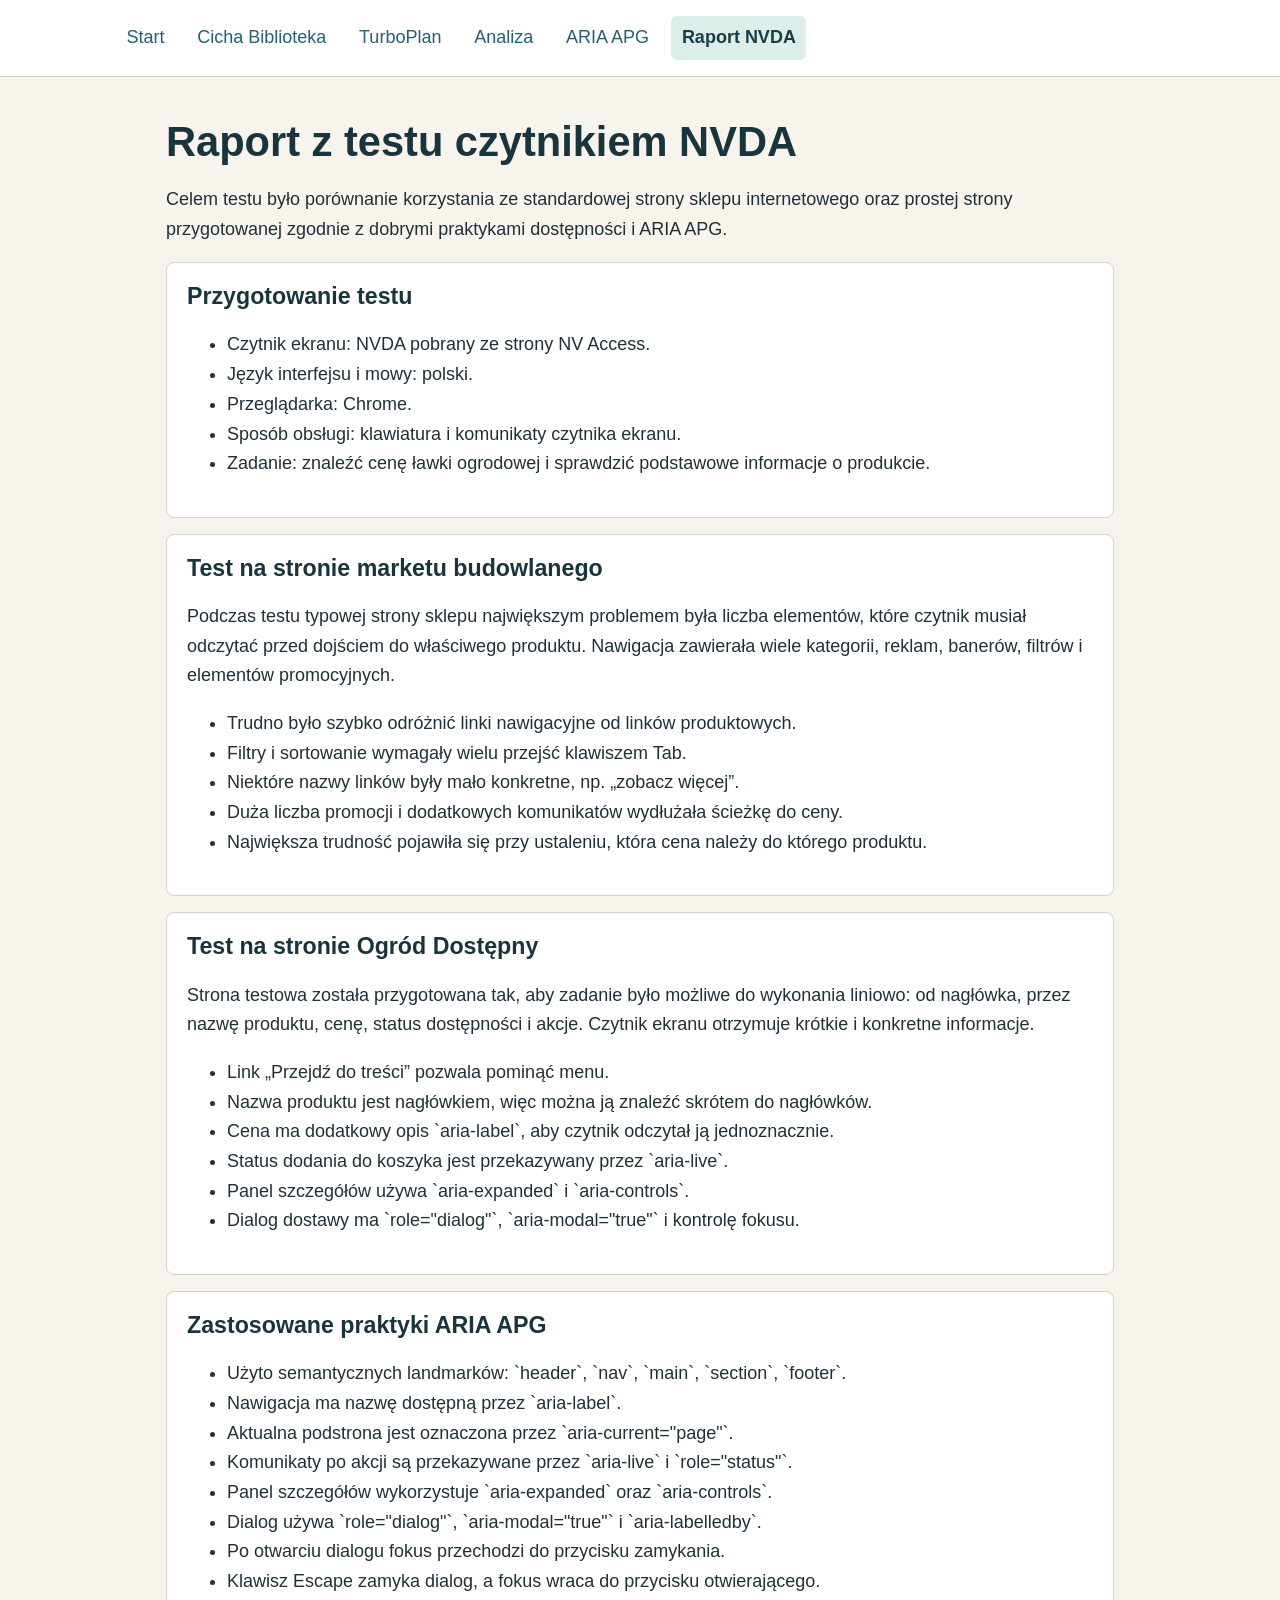
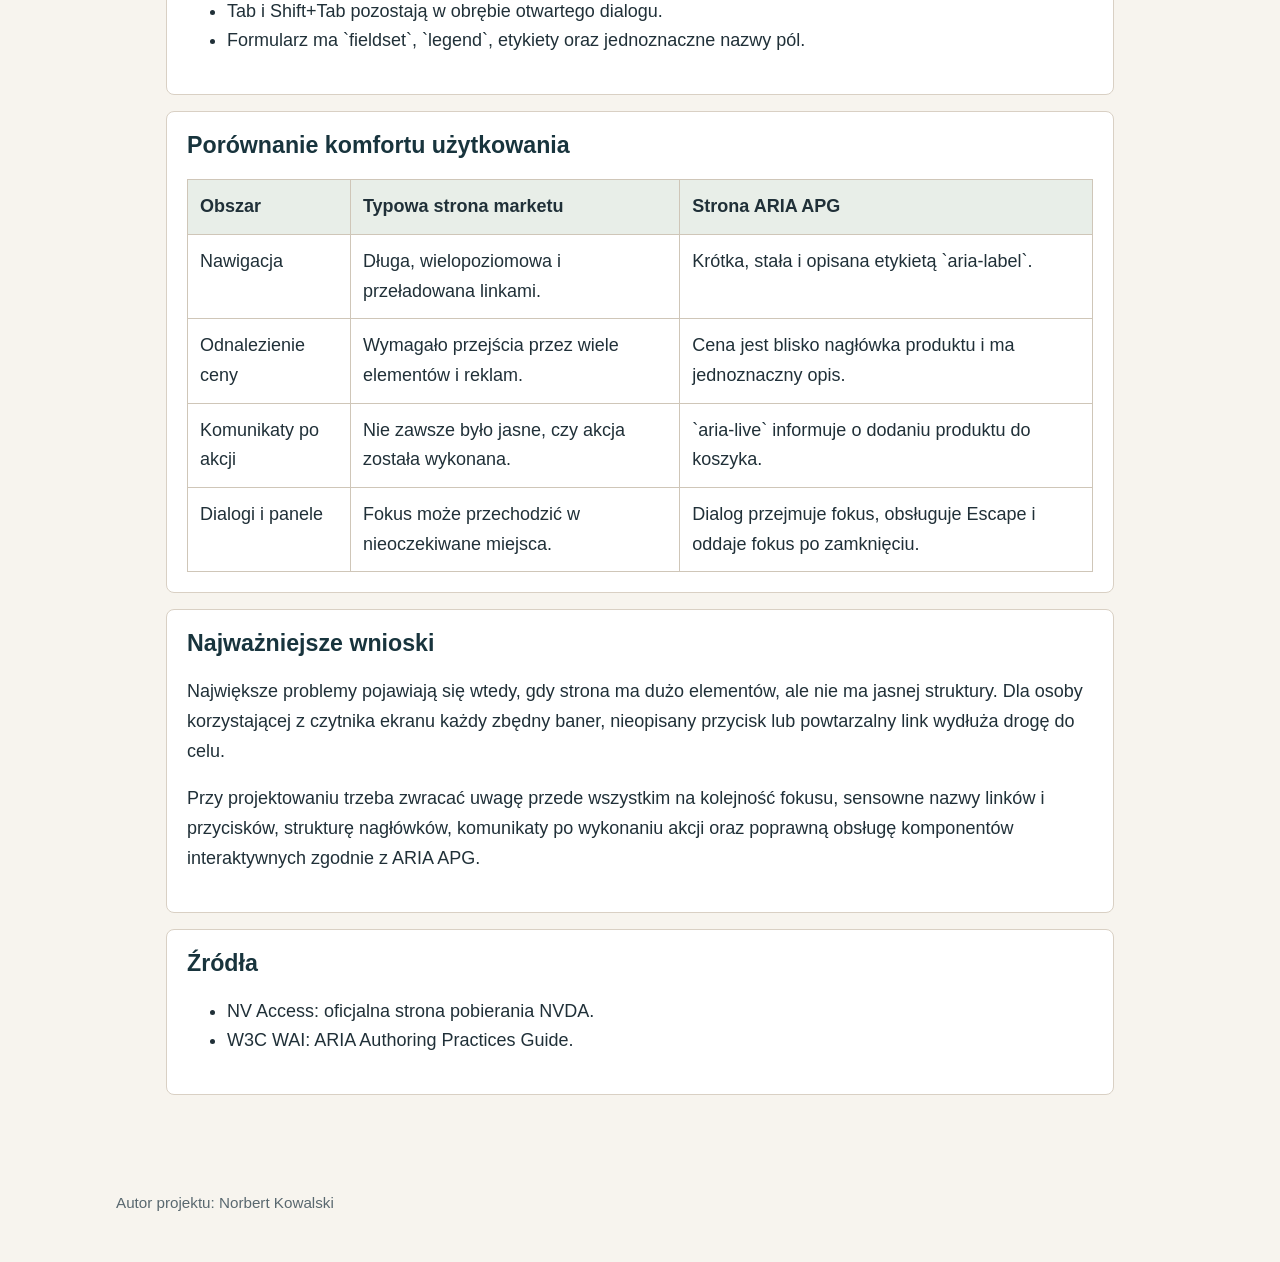
<file: raport-nvda.html>
<!doctype html>
<html lang="pl">
  <head>
    <meta charset="utf-8">
    <meta name="viewport" content="width=device-width, initial-scale=1">
    <meta name="author" content="Norbert Kowalski">
    <title>Raport NVDA i ARIA APG</title>
    <link rel="stylesheet" href="friendly.css">
  </head>
  <body>
    <a class="skip-link" href="#main">Przejdź do treści</a>
    <header class="site-header">
      <nav aria-label="Główna nawigacja">
        <a href="index.html">Start</a>
        <a href="friendly.html">Cicha Biblioteka</a>
        <a href="bad.html">TurboPlan</a>
        <a href="omowienie.html">Analiza</a>
        <a href="aria-apg.html">ARIA APG</a>
        <a href="raport-nvda.html" aria-current="page">Raport NVDA</a>
      </nav>
    </header>

    <main id="main" class="article-layout">
      <h1>Raport z testu czytnikiem NVDA</h1>
      <p>
        Celem testu było porównanie korzystania ze standardowej strony sklepu
        internetowego oraz prostej strony przygotowanej zgodnie z dobrymi
        praktykami dostępności i ARIA APG.
      </p>

      <section class="panel">
        <h2>Przygotowanie testu</h2>
        <ul>
          <li>Czytnik ekranu: NVDA pobrany ze strony NV Access.</li>
          <li>Język interfejsu i mowy: polski.</li>
          <li>Przeglądarka: Chrome.</li>
          <li>Sposób obsługi: klawiatura i komunikaty czytnika ekranu.</li>
          <li>Zadanie: znaleźć cenę ławki ogrodowej i sprawdzić podstawowe informacje o produkcie.</li>
        </ul>
      </section>

      <section class="panel">
        <h2>Test na stronie marketu budowlanego</h2>
        <p>
          Podczas testu typowej strony sklepu największym problemem była liczba
          elementów, które czytnik musiał odczytać przed dojściem do właściwego
          produktu. Nawigacja zawierała wiele kategorii, reklam, banerów,
          filtrów i elementów promocyjnych.
        </p>
        <ul>
          <li>Trudno było szybko odróżnić linki nawigacyjne od linków produktowych.</li>
          <li>Filtry i sortowanie wymagały wielu przejść klawiszem Tab.</li>
          <li>Niektóre nazwy linków były mało konkretne, np. „zobacz więcej”.</li>
          <li>Duża liczba promocji i dodatkowych komunikatów wydłużała ścieżkę do ceny.</li>
          <li>Największa trudność pojawiła się przy ustaleniu, która cena należy do którego produktu.</li>
        </ul>
      </section>

      <section class="panel">
        <h2>Test na stronie Ogród Dostępny</h2>
        <p>
          Strona testowa została przygotowana tak, aby zadanie było możliwe do
          wykonania liniowo: od nagłówka, przez nazwę produktu, cenę, status
          dostępności i akcje. Czytnik ekranu otrzymuje krótkie i konkretne
          informacje.
        </p>
        <ul>
          <li>Link „Przejdź do treści” pozwala pominąć menu.</li>
          <li>Nazwa produktu jest nagłówkiem, więc można ją znaleźć skrótem do nagłówków.</li>
          <li>Cena ma dodatkowy opis `aria-label`, aby czytnik odczytał ją jednoznacznie.</li>
          <li>Status dodania do koszyka jest przekazywany przez `aria-live`.</li>
          <li>Panel szczegółów używa `aria-expanded` i `aria-controls`.</li>
          <li>Dialog dostawy ma `role="dialog"`, `aria-modal="true"` i kontrolę fokusu.</li>
        </ul>
      </section>

      <section class="panel">
        <h2>Zastosowane praktyki ARIA APG</h2>
        <ul>
          <li>Użyto semantycznych landmarków: `header`, `nav`, `main`, `section`, `footer`.</li>
          <li>Nawigacja ma nazwę dostępną przez `aria-label`.</li>
          <li>Aktualna podstrona jest oznaczona przez `aria-current="page"`.</li>
          <li>Komunikaty po akcji są przekazywane przez `aria-live` i `role="status"`.</li>
          <li>Panel szczegółów wykorzystuje `aria-expanded` oraz `aria-controls`.</li>
          <li>Dialog używa `role="dialog"`, `aria-modal="true"` i `aria-labelledby`.</li>
          <li>Po otwarciu dialogu fokus przechodzi do przycisku zamykania.</li>
          <li>Klawisz Escape zamyka dialog, a fokus wraca do przycisku otwierającego.</li>
          <li>Tab i Shift+Tab pozostają w obrębie otwartego dialogu.</li>
          <li>Formularz ma `fieldset`, `legend`, etykiety oraz jednoznaczne nazwy pól.</li>
        </ul>
      </section>

      <section class="panel comparison">
        <h2>Porównanie komfortu użytkowania</h2>
        <table>
          <thead>
            <tr>
              <th>Obszar</th>
              <th>Typowa strona marketu</th>
              <th>Strona ARIA APG</th>
            </tr>
          </thead>
          <tbody>
            <tr>
              <td>Nawigacja</td>
              <td>Długa, wielopoziomowa i przeładowana linkami.</td>
              <td>Krótka, stała i opisana etykietą `aria-label`.</td>
            </tr>
            <tr>
              <td>Odnalezienie ceny</td>
              <td>Wymagało przejścia przez wiele elementów i reklam.</td>
              <td>Cena jest blisko nagłówka produktu i ma jednoznaczny opis.</td>
            </tr>
            <tr>
              <td>Komunikaty po akcji</td>
              <td>Nie zawsze było jasne, czy akcja została wykonana.</td>
              <td>`aria-live` informuje o dodaniu produktu do koszyka.</td>
            </tr>
            <tr>
              <td>Dialogi i panele</td>
              <td>Fokus może przechodzić w nieoczekiwane miejsca.</td>
              <td>Dialog przejmuje fokus, obsługuje Escape i oddaje fokus po zamknięciu.</td>
            </tr>
          </tbody>
        </table>
      </section>

      <section class="panel">
        <h2>Najważniejsze wnioski</h2>
        <p>
          Największe problemy pojawiają się wtedy, gdy strona ma dużo elementów,
          ale nie ma jasnej struktury. Dla osoby korzystającej z czytnika ekranu
          każdy zbędny baner, nieopisany przycisk lub powtarzalny link wydłuża
          drogę do celu.
        </p>
        <p>
          Przy projektowaniu trzeba zwracać uwagę przede wszystkim na kolejność
          fokusu, sensowne nazwy linków i przycisków, strukturę nagłówków,
          komunikaty po wykonaniu akcji oraz poprawną obsługę komponentów
          interaktywnych zgodnie z ARIA APG.
        </p>
      </section>

      <section class="panel">
        <h2>Źródła</h2>
        <ul>
          <li>NV Access: oficjalna strona pobierania NVDA.</li>
          <li>W3C WAI: ARIA Authoring Practices Guide.</li>
        </ul>
      </section>
    </main>

    <footer class="page-footer">
      <p>Autor projektu: Norbert Kowalski</p>
    </footer>
  </body>
</html>
</file>
<file: home.css>
* {
  box-sizing: border-box;
}

body {
  margin: 0;
  color: #1f2a32;
  background: #f4f1ea;
  font-family: Arial, Helvetica, sans-serif;
  line-height: 1.6;
}

a {
  color: #1d5f73;
}

a:focus-visible,
button:focus-visible {
  outline: 3px solid #b05a2a;
  outline-offset: 4px;
}

.skip-link {
  position: absolute;
  left: 1rem;
  top: 0.5rem;
  transform: translateY(-150%);
  padding: 0.5rem 0.75rem;
  background: #ffffff;
  border: 2px solid #1d5f73;
}

.skip-link:focus {
  transform: translateY(0);
}

.site-header {
  background: #ffffff;
  border-bottom: 1px solid #d8d0c3;
}

nav {
  display: flex;
  flex-wrap: wrap;
  gap: 0.75rem;
  max-width: 1100px;
  margin: 0 auto;
  padding: 1rem;
}

nav a {
  padding: 0.45rem 0.65rem;
  border-radius: 6px;
  text-decoration: none;
}

nav a[aria-current="page"] {
  background: #d9ece6;
  color: #173d45;
  font-weight: 700;
}

.layout {
  max-width: 1100px;
  margin: 0 auto;
  padding: 3rem 1rem;
}

.intro {
  max-width: 780px;
}

.eyebrow {
  color: #5d6b4f;
  font-weight: 700;
  text-transform: uppercase;
}

h1 {
  margin: 0 0 1rem;
  font-size: clamp(2rem, 5vw, 3.7rem);
  line-height: 1.08;
}

.cards {
  display: grid;
  grid-template-columns: repeat(3, minmax(0, 1fr));
  gap: 1rem;
  margin-top: 2rem;
}

article {
  background: #ffffff;
  border: 1px solid #d8d0c3;
  border-radius: 8px;
  padding: 1.25rem;
}

.page-footer {
  max-width: 1100px;
  margin: 0 auto;
  padding: 0 1rem 2rem;
  color: #56646b;
  font-size: 0.95rem;
}

.button {
  display: inline-block;
  margin-top: 0.5rem;
  padding: 0.7rem 0.9rem;
  border-radius: 6px;
  color: #ffffff;
  background: #1d5f73;
  font-weight: 700;
  text-decoration: none;
}

.button.danger {
  background: #8b2f39;
}

@media (max-width: 760px) {
  .cards {
    grid-template-columns: 1fr;
  }
}

@media (prefers-reduced-motion: reduce) {
  *,
  *::before,
  *::after {
    animation: none !important;
    scroll-behavior: auto !important;
    transition: none !important;
  }
}
</file>
<file: aria.css>
* {
  box-sizing: border-box;
}

body {
  margin: 0;
  color: #203038;
  background: #f7f4ee;
  font-family: Arial, Helvetica, sans-serif;
  font-size: 18px;
  line-height: 1.65;
}

a {
  color: #245f73;
}

a:focus-visible,
button:focus-visible,
input:focus-visible,
select:focus-visible {
  outline: 3px solid #bf6b3a;
  outline-offset: 4px;
}

button,
select {
  font: inherit;
}

button {
  padding: 0.7rem 0.95rem;
  border: 0;
  border-radius: 6px;
  color: #ffffff;
  background: #245f73;
  font-weight: 700;
  cursor: pointer;
}

.skip-link {
  position: absolute;
  left: 1rem;
  top: 0.5rem;
  transform: translateY(-150%);
  z-index: 20;
  padding: 0.55rem 0.75rem;
  color: #173d45;
  background: #ffffff;
  border: 2px solid #245f73;
  border-radius: 6px;
}

.skip-link:focus {
  transform: translateY(0);
}

.site-header {
  background: #ffffff;
  border-bottom: 1px solid #d9d0c4;
}

nav {
  display: flex;
  flex-wrap: wrap;
  gap: 0.75rem;
  max-width: 1120px;
  margin: 0 auto;
  padding: 1rem;
}

nav a {
  padding: 0.45rem 0.65rem;
  border-radius: 6px;
  text-decoration: none;
}

nav a[aria-current="page"] {
  background: #dceee9;
  color: #173d45;
  font-weight: 700;
}

main {
  max-width: 1120px;
  margin: 0 auto;
  padding: 2.5rem 1rem 4rem;
}

.hero {
  max-width: 790px;
  margin-bottom: 1.5rem;
}

.eyebrow {
  margin: 0 0 0.5rem;
  color: #5a6e4c;
  font-size: 0.88rem;
  font-weight: 700;
  text-transform: uppercase;
}

h1,
h2,
h3 {
  color: #18343d;
  line-height: 1.2;
}

h1 {
  margin: 0 0 1rem;
  font-size: 2.5rem;
}

h2 {
  margin-top: 0;
  font-size: 1.45rem;
}

.layout {
  display: grid;
  grid-template-columns: minmax(0, 2fr) minmax(280px, 0.9fr);
  gap: 1rem;
  align-items: start;
}

.product,
.panel {
  background: #ffffff;
  border: 1px solid #d9d0c4;
  border-radius: 8px;
  padding: 1.25rem;
}

.product {
  display: grid;
  grid-template-columns: 240px minmax(0, 1fr);
  gap: 1.25rem;
}

.product-media {
  min-height: 220px;
  border-radius: 8px;
  background:
    linear-gradient(90deg, transparent 20%, #8c6b4d 20% 30%, transparent 30% 70%, #8c6b4d 70% 80%, transparent 80%),
    linear-gradient(#b98d63 0 18%, transparent 18% 52%, #b98d63 52% 68%, transparent 68%),
    #d8e8df;
}

.price {
  margin: 0.75rem 0 0.25rem;
  color: #173d45;
  font-size: 2rem;
  font-weight: 700;
}

.stock {
  margin-top: 0;
  color: #356b5c;
  font-weight: 700;
}

.actions {
  display: flex;
  flex-wrap: wrap;
  gap: 0.75rem;
  margin-top: 1rem;
}

.hidden {
  display: none;
}

.panel {
  margin-top: 1rem;
}

.layout .panel {
  margin-top: 0;
}

fieldset {
  display: grid;
  gap: 0.35rem;
  margin: 0 0 1rem;
  padding: 1rem;
  border: 1px solid #cfc6b8;
  border-radius: 8px;
}

label {
  display: block;
  margin: 0.5rem 0;
}

select {
  display: block;
  width: min(100%, 18rem);
  margin: 0.3rem 0 1rem;
  padding: 0.55rem;
}

.dialog-backdrop {
  position: fixed;
  inset: 0;
  z-index: 50;
  display: grid;
  place-items: center;
  padding: 1rem;
  background: rgba(20, 31, 36, 0.55);
}

.dialog-backdrop.hidden {
  display: none;
}

.dialog {
  max-width: 520px;
  padding: 1.25rem;
  background: #ffffff;
  border-radius: 8px;
}

.sr-only {
  position: absolute;
  width: 1px;
  height: 1px;
  overflow: hidden;
  clip: rect(0, 0, 0, 0);
  white-space: nowrap;
}

.page-footer {
  max-width: 1120px;
  margin: 0 auto;
  padding: 0 1rem 2rem;
  color: #59686f;
  font-size: 0.95rem;
}

@media (max-width: 820px) {
  body {
    font-size: 17px;
  }

  .layout,
  .product {
    grid-template-columns: 1fr;
  }

  h1 {
    font-size: 2rem;
  }
}

@media (prefers-reduced-motion: reduce) {
  *,
  *::before,
  *::after {
    animation: none !important;
    scroll-behavior: auto !important;
    transition: none !important;
  }
}
</file>
<file: bad.css>
body {
  margin: 0;
  min-height: 100vh;
  color: yellow;
  background:
    repeating-linear-gradient(45deg, #ff00ff 0 20px, #00ff66 20px 40px),
    #ff00ff;
  font-family: "Comic Sans MS", Papyrus, fantasy;
  overflow-x: hidden;
}

a {
  color: cyan;
  font-size: 31px;
}

button {
  padding: 2px 34px;
  color: lime;
  background: red;
  border: 9px dotted blue;
  font: inherit;
  cursor: crosshair;
}

.flash-banner {
  position: sticky;
  top: 0;
  z-index: 5;
  padding: 14px;
  color: #fff;
  background: #ff0000;
  font-size: 36px;
  text-align: center;
  animation: blink 0.22s infinite;
}

.fake-nav {
  display: grid;
  grid-template-columns: 2fr 1fr 3fr 1fr 0.8fr;
  gap: 3px;
  padding: 8px;
  color: black;
  background: blue;
}

.fake-nav span {
  display: block;
  padding: 5px;
  background: yellow;
  transform: rotate(-4deg);
  cursor: help;
}

.chaos {
  padding: 11px;
}

.huge {
  font-size: 67px;
  line-height: 0.78;
  text-shadow: 7px 7px 0 #0000ff;
}

.tilt {
  transform: rotate(3deg);
}

marquee {
  margin: 12px 0;
  color: #000;
  background: #00ffff;
  font-size: 30px;
}

.noise-grid {
  display: grid;
  grid-template-columns: 1.2fr 0.6fr 1.7fr;
  gap: 6px;
  align-items: start;
}

.box {
  min-height: 150px;
  padding: 8px;
  border: 12px ridge #fffb00;
  color: #111;
  background: #ffffff;
}

.neon {
  color: #ff0;
  background: #050505;
  animation: pulse 0.4s infinite alternate;
}

.spin {
  color: #fff;
  background: #5d00ff;
  animation: rotate 2s linear infinite;
}

.dense {
  color: red;
  background: #00ff00;
  font-size: 13px;
  line-height: 0.82;
  text-transform: uppercase;
}

.unreadable {
  color: #777;
  background: #999;
  font-size: 10px;
  letter-spacing: 5px;
}

.popups {
  position: relative;
  left: 70px;
  display: flex;
  flex-wrap: wrap;
  gap: 3px;
  width: 92vw;
  margin-top: 30px;
}

.bad-form {
  width: 260px;
  margin: 5px 0 80px 63%;
  padding: 7px;
  color: #000;
  background: orange;
  transform: rotate(-8deg);
}

.bad-form input {
  width: 120px;
  margin: 2px;
  color: #fafafa;
  background: #222;
  border: 1px solid #222;
}

@keyframes blink {
  50% {
    color: #00ff00;
    background: #0000ff;
  }
}

@keyframes pulse {
  from {
    transform: scale(1);
  }
  to {
    transform: scale(1.08);
  }
}

@keyframes rotate {
  to {
    transform: rotate(360deg);
  }
}
</file>
<file: friendly.css>
* {
  box-sizing: border-box;
}

body {
  margin: 0;
  color: #203038;
  background: #f7f4ee;
  font-family: Arial, Helvetica, sans-serif;
  font-size: 18px;
  line-height: 1.65;
}

a {
  color: #245f73;
}

a:focus-visible,
button:focus-visible,
input:focus-visible {
  outline: 3px solid #bf6b3a;
  outline-offset: 4px;
}

.skip-link {
  position: absolute;
  left: 1rem;
  top: 0.5rem;
  transform: translateY(-150%);
  z-index: 10;
  padding: 0.55rem 0.75rem;
  color: #173d45;
  background: #ffffff;
  border: 2px solid #245f73;
  border-radius: 6px;
}

.skip-link:focus {
  transform: translateY(0);
}

.site-header {
  background: #ffffff;
  border-bottom: 1px solid #d9d0c4;
}

nav {
  display: flex;
  flex-wrap: wrap;
  gap: 0.75rem;
  max-width: 1080px;
  margin: 0 auto;
  padding: 1rem;
}

nav a {
  padding: 0.45rem 0.65rem;
  border-radius: 6px;
  text-decoration: none;
}

nav a[aria-current="page"] {
  background: #dceee9;
  color: #173d45;
  font-weight: 700;
}

main {
  max-width: 1080px;
  margin: 0 auto;
  padding: 2.5rem 1rem 4rem;
}

.hero {
  max-width: 780px;
  padding-bottom: 1rem;
}

.eyebrow {
  margin: 0 0 0.5rem;
  color: #5a6e4c;
  font-size: 0.88rem;
  font-weight: 700;
  text-transform: uppercase;
}

h1,
h2,
h3 {
  color: #18343d;
  line-height: 1.2;
}

h1 {
  margin: 0 0 1rem;
  font-size: 2.6rem;
}

h2 {
  margin-top: 0;
  font-size: 1.45rem;
}

.content-grid,
.step-list {
  display: grid;
  grid-template-columns: repeat(2, minmax(0, 1fr));
  gap: 1rem;
  margin: 1.5rem 0;
}

.panel,
.focus-box,
.step-list article {
  background: #ffffff;
  border: 1px solid #d9d0c4;
  border-radius: 8px;
  padding: 1.25rem;
}

.step-list {
  grid-template-columns: repeat(3, minmax(0, 1fr));
}

.step-list span {
  display: inline-grid;
  width: 2rem;
  height: 2rem;
  place-items: center;
  color: #ffffff;
  background: #356b5c;
  border-radius: 50%;
  font-weight: 700;
}

.button {
  display: inline-block;
  margin-top: 0.5rem;
  padding: 0.7rem 0.95rem;
  border-radius: 6px;
  color: #ffffff;
  background: #245f73;
  font-weight: 700;
  text-decoration: none;
}

.article-layout {
  max-width: 980px;
}

.article-layout .panel {
  margin: 1rem 0;
}

table {
  width: 100%;
  border-collapse: collapse;
}

th,
td {
  padding: 0.75rem;
  border: 1px solid #cfc6b8;
  text-align: left;
  vertical-align: top;
}

th {
  background: #e8eee8;
}

.page-footer {
  max-width: 1080px;
  margin: 0 auto;
  padding: 0 1rem 2rem;
  color: #59686f;
  font-size: 0.95rem;
}

@media (max-width: 760px) {
  body {
    font-size: 17px;
  }

  h1 {
    font-size: 2rem;
  }

  .content-grid,
  .step-list {
    grid-template-columns: 1fr;
  }

  .comparison {
    overflow-x: auto;
  }
}

@media (prefers-reduced-motion: reduce) {
  *,
  *::before,
  *::after {
    animation: none !important;
    scroll-behavior: auto !important;
    transition: none !important;
  }
}
</file>
